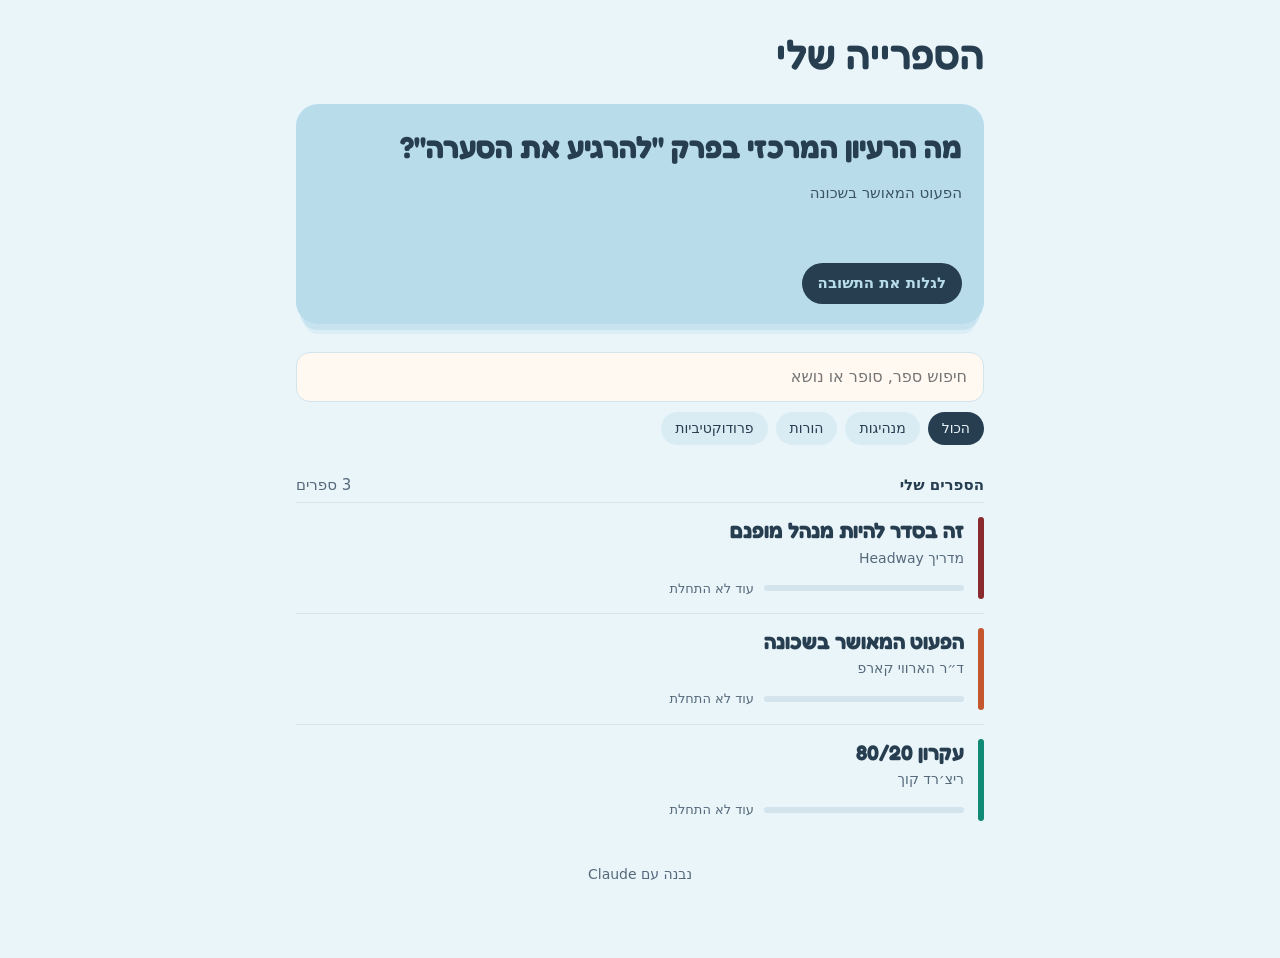
<file: index.html>
<!doctype html>
<html lang="he" dir="rtl">
<head>
<meta charset="utf-8">
<meta name="viewport" content="width=device-width,initial-scale=1,viewport-fit=cover">
<title>הספרייה שלי</title>
<meta name="description" content="סיכומי ספרים בעברית">
<link rel="icon" href="favicon.svg" type="image/svg+xml">
<link rel="apple-touch-icon" href="apple-touch-icon.png">
<link rel="manifest" href="manifest.webmanifest">
<meta name="apple-mobile-web-app-title" content="הספרייה">
<meta name="theme-color" content="#EAF5FA">
<link rel="preconnect" href="https://fonts.googleapis.com">
<link rel="stylesheet" href="https://fonts.googleapis.com/css2?family=Fredoka:wght@500;600;700&family=Google+Sans:wght@400;500;700&display=swap">
<link rel="stylesheet" href="assets/theme.css">
<style>
/* Home: a daily flashcard on top (the one bold element), then a quiet list of books with how much of each book's steps were applied. */
.wrap{max-width:720px;margin:0 auto;padding-block:32px 72px;
  padding-left:max(16px,env(safe-area-inset-left,0px));padding-right:max(16px,env(safe-area-inset-right,0px));
  display:flex;flex-direction:column;gap:28px}
header{display:flex;justify-content:space-between;align-items:center;gap:12px;flex-wrap:wrap}
h1{font-family:var(--serif);font-weight:600;font-size:clamp(28px,6vw,40px);line-height:1.1;margin:0}
.streak{background:var(--surface);border-radius:999px;padding:4px 12px;font-size:14px;font-weight:700;color:var(--fg);font-variant-numeric:tabular-nums}
.streak[hidden]{display:none}

/* The one bold element: a flashcard. Front asks, tap flips, back answers. */
.daily{perspective:1400px}
.flip{display:grid;position:relative}
.face{grid-area:1/1;border-radius:22px;padding:24px 22px 20px;display:flex;flex-direction:column;gap:14px;min-height:220px;backface-visibility:hidden;-webkit-backface-visibility:hidden}
.front{background:var(--primary);color:var(--on-primary);box-shadow:0 10px 0 -4px color-mix(in srgb,var(--primary) 60%,transparent),0 18px 0 -8px color-mix(in srgb,var(--primary) 30%,transparent)}
.back{background:var(--surface);color:var(--fg);border-top:8px solid var(--highlight);transform:rotateY(180deg);box-shadow:0 10px 0 -4px var(--track),0 18px 0 -8px color-mix(in srgb,var(--track) 60%,transparent)}
.flip.on .front{transform:rotateY(-180deg)}
.flip.on .back{transform:rotateY(0)}
@media (prefers-reduced-motion:no-preference){.face{transition:transform .55s cubic-bezier(.2,.7,.2,1)}}
@media (prefers-reduced-motion:reduce){.flip.on .front{visibility:hidden}.flip:not(.on) .back{visibility:hidden}}
.serif{font-family:var(--serif)}
.front .q{margin:0;font-size:clamp(23px,5.4vw,30px);font-weight:700;line-height:1.3;text-wrap:balance}
.front .src{font-size:15px;opacity:.85}
.back .idea{margin:0;font-size:clamp(22px,5vw,28px);font-weight:500;line-height:1.4;text-wrap:pretty}
.back .src{font-size:14px;color:var(--muted)}
.act{display:flex;gap:8px;flex-wrap:wrap;align-items:center;margin-top:auto}
.act button,.act a{font:inherit;font-size:15px;font-weight:500;border:0;border-radius:999px;padding:8px 16px;cursor:pointer;text-decoration:none;color:inherit;background:var(--chip)}
.front .act button{background:var(--on-primary);color:var(--primary);font-weight:700}
.act .yes{background:var(--highlight);color:var(--on-highlight);font-weight:700}
.act a{background:none;color:var(--muted);margin-inline-start:auto;padding-inline:4px}
.act a:hover{color:var(--fg)}
.front :focus-visible{outline-color:var(--on-primary)}

.tools{display:flex;flex-direction:column;gap:10px}
.search{font:inherit;font-size:16px;padding:11px 16px;border-radius:14px;border:1px solid var(--line);background:var(--surface);color:var(--fg)}
.chips{display:flex;flex-wrap:wrap;gap:8px}
.chip{font:inherit;font-size:14px;font-weight:500;padding:5px 14px;border-radius:999px;border:0;background:var(--chip);color:var(--fg);cursor:pointer}
.chip[aria-pressed="true"]{background:var(--fg);color:var(--bg)}

.list-head{display:flex;justify-content:space-between;align-items:baseline;font-size:15px;color:var(--muted);padding-bottom:4px}
.list-head b{color:var(--fg);font-weight:700}
/* Quiet list: rows split by hairlines, each book marked by its spine color. */
.row{display:grid;grid-template-columns:6px minmax(0,1fr);gap:2px 14px;padding:14px 0;border-top:1px solid var(--line);text-decoration:none;color:inherit}
.row:hover h2{text-decoration:underline;text-decoration-color:var(--highlight);text-decoration-thickness:3px;text-underline-offset:5px}
.spine{grid-row:span 3;border-radius:3px}
.row h2{margin:0;font-family:var(--serif);font-size:21px;font-weight:700;line-height:1.3;text-wrap:balance}
.row .by{color:var(--muted);font-size:14px}
.row .prog{display:flex;align-items:center;gap:10px;font-size:13px;color:var(--muted);font-variant-numeric:tabular-nums;margin-top:6px}
.row .prog .bar{flex:1;max-width:200px}
.empty{color:var(--muted);text-align:center;padding:40px 0}
footer{color:var(--muted);font-size:14px;text-align:center}
</style>
</head>
<body>
<div class="wrap">
  <header>
    <h1>הספרייה שלי</h1>
    <span class="streak" id="streak" hidden></span>
  </header>

  <section class="daily" aria-label="כרטיס הזיכרון של היום">
    <div class="flip" id="flip">
      <div class="face front" id="front">
        <p class="q serif" id="d-q">...</p>
        <span class="src" id="d-book"></span>
        <div class="act"><button type="button" id="d-flip">לגלות את התשובה</button></div>
      </div>
      <div class="face back" id="back" aria-live="polite">
        <p class="idea serif" id="d-text"></p>
        <span class="src" id="d-book2"></span>
        <div class="act">
          <button type="button" class="yes" id="d-done">זכרתי</button>
          <button type="button" id="d-next">עוד לא</button>
          <a id="d-link" href="#">לפרק המלא</a>
        </div>
      </div>
    </div>
  </section>

  <div class="tools">
    <input class="search" id="q" type="search" placeholder="חיפוש ספר, סופר או נושא" aria-label="חיפוש">
    <div class="chips" id="chips" role="group" aria-label="סינון לפי נושא"></div>
  </div>

  <div>
    <div class="list-head"><b>הספרים שלי</b><span id="count"></span></div>
    <div id="grid"></div>
  </div>
  <footer>נבנה עם Claude</footer>
</div>

<script src="books.js"></script>
<script>
(function(){
  var books = window.BOOKS || [];
  var store = {
    get: function(k){ try { return JSON.parse(localStorage.getItem(k)); } catch(e){ return null; } },
    set: function(k, v){ try { localStorage.setItem(k, JSON.stringify(v)); } catch(e){} }
  };
  function esc(s){ return String(s || '').replace(/[&<>"]/g, function(ch){ return {'&':'&amp;','<':'&lt;','>':'&gt;','"':'&quot;'}[ch]; }); }
  var today = Math.floor((Date.now() - new Date().getTimezoneOffset() * 60000) / 864e5);

  // ---------- Streak: consecutive days this browser opened the library ----------
  var st = store.get('lib:streak') || { last: 0, n: 0 };
  if (st.last !== today){ st.n = st.last === today - 1 ? st.n + 1 : 1; st.last = today; store.set('lib:streak', st); }
  if (st.n >= 2){ var s = document.getElementById('streak'); s.textContent = st.n + ' ימים ברצף'; s.hidden = false; }

  // ---------- Daily flashcard: questions come from the chapters of one book page at a time ----------
  var cache = {}, remembered = store.get('lib:remembered') || {};
  var bi = books.length ? today % books.length : 0, ii = today, tries = 0;
  var flip = document.getElementById('flip'), front = document.getElementById('front'), back = document.getElementById('back');
  var dQ = document.getElementById('d-q'), dText = document.getElementById('d-text'), dLink = document.getElementById('d-link');
  var dBook = document.getElementById('d-book'), dBook2 = document.getElementById('d-book2');

  function ideasOf(b){
    if (cache[b.slug]) return Promise.resolve(cache[b.slug]);
    return fetch('books/' + b.slug + '.html').then(function(r){ return r.text(); }).then(function(html){
      var doc = new DOMParser().parseFromString(html, 'text/html'), list = [];
      Array.prototype.forEach.call(doc.querySelectorAll('.wrap section'), function(sec, si){
        var h = sec.querySelector('h2'), t = h ? h.textContent.replace(/^\s*\d+\s*/, '').trim() : '';
        Array.prototype.forEach.call(sec.querySelectorAll('.key'), function(k){ list.push({ text: k.textContent.trim(), chapter: t, id: sec.id || 's' + (si + 1) }); });
      });
      return cache[b.slug] = list.length ? list : [{ text: b.blurb, chapter: '', id: '' }];
    }).catch(function(){ return cache[b.slug] = [{ text: b.blurb, chapter: '', id: '' }]; });
  }
  function setFlipped(on){
    flip.classList.toggle('on', on);
    front.inert = on; back.inert = !on;
    if (on) document.getElementById('d-done').focus({ preventScroll: true });
  }
  function show(){
    if (!books.length){ dQ.textContent = 'כשיתווסף ספר ראשון, יופיע כאן כרטיס.'; document.getElementById('d-flip').hidden = true; return; }
    var b = books[bi];
    ideasOf(b).then(function(list){
      var i = ii % list.length, it = list[i];
      // Skip ideas already marked "remembered", unless everything is remembered.
      if (remembered[b.slug + ':' + i] && tries < 40){ tries++; next(); return; }
      tries = 0;
      dQ.textContent = it.chapter ? 'מה הרעיון המרכזי בפרק "' + it.chapter + '"?' : 'במה עוסק הספר?';
      dBook.textContent = dBook2.textContent = b.title;
      dText.textContent = it.text;
      dLink.href = 'books/' + b.slug + '.html' + (it.id ? '#' + it.id : '');
      dText.dataset.k = b.slug + ':' + i;
    });
  }
  function next(){ bi = (bi + 1) % books.length; if (bi === today % books.length) ii++; show(); }
  function advance(){ setFlipped(false); tries = 0; setTimeout(next, matchMedia('(prefers-reduced-motion:reduce)').matches ? 0 : 280); }
  document.getElementById('d-flip').onclick = function(){ setFlipped(true); };
  document.getElementById('d-next').onclick = advance;
  document.getElementById('d-done').onclick = function(){
    if (dText.dataset.k){ remembered[dText.dataset.k] = today; store.set('lib:remembered', remembered); }
    advance();
  };
  setFlipped(false);
  show();

  // ---------- Book list with search, topic filter and applied-steps progress ----------
  var grid = document.getElementById('grid'), q = document.getElementById('q'), chips = document.getElementById('chips'), count = document.getElementById('count');
  var active = 'הכול';
  var cats = ['הכול'].concat(books.map(function(b){ return b.category; }).filter(function(c, i, a){ return c && a.indexOf(c) === i; }));
  cats.forEach(function(c){
    var btn = document.createElement('button');
    btn.className = 'chip'; btn.type = 'button'; btn.textContent = c;
    btn.onclick = function(){ active = c; render(); };
    chips.appendChild(btn);
  });

  function render(){
    var term = q.value.trim().toLowerCase();
    Array.prototype.forEach.call(chips.children, function(b){ b.setAttribute('aria-pressed', b.textContent === active); });
    var list = books.filter(function(b){
      if (active !== 'הכול' && b.category !== active) return false;
      if (!term) return true;
      return [b.title, b.original, b.author, b.category, b.blurb].join(' ').toLowerCase().indexOf(term) !== -1;
    });
    count.textContent = list.length === 1 ? 'ספר אחד' : list.length + ' ספרים';
    grid.innerHTML = list.length ? list.map(function(b){
      var p = store.get('lib:progress:' + b.slug);
      var pct = p && p.total ? Math.round(100 * p.done / p.total) : 0;
      var label = p && p.total ? (p.done === p.total ? 'הכול יושם' : p.done + ' מתוך ' + p.total + ' צעדים') : 'עוד לא התחלת';
      return '<a class="row" href="books/' + esc(b.slug) + '.html">' +
        '<span class="spine" style="background:' + esc(b.color) + '" aria-hidden="true"></span>' +
        '<h2>' + esc(b.title) + '</h2>' +
        '<span class="by">' + esc(b.author) + '</span>' +
        '<span class="prog"><span class="bar"><i style="width:' + pct + '%"></i></span>' + label + '</span>' +
        '</a>';
    }).join('') : '<div class="empty">לא נמצאו ספרים</div>';
  }
  q.addEventListener('input', render);
  render();
})();
</script>
</body>
</html>
</file>
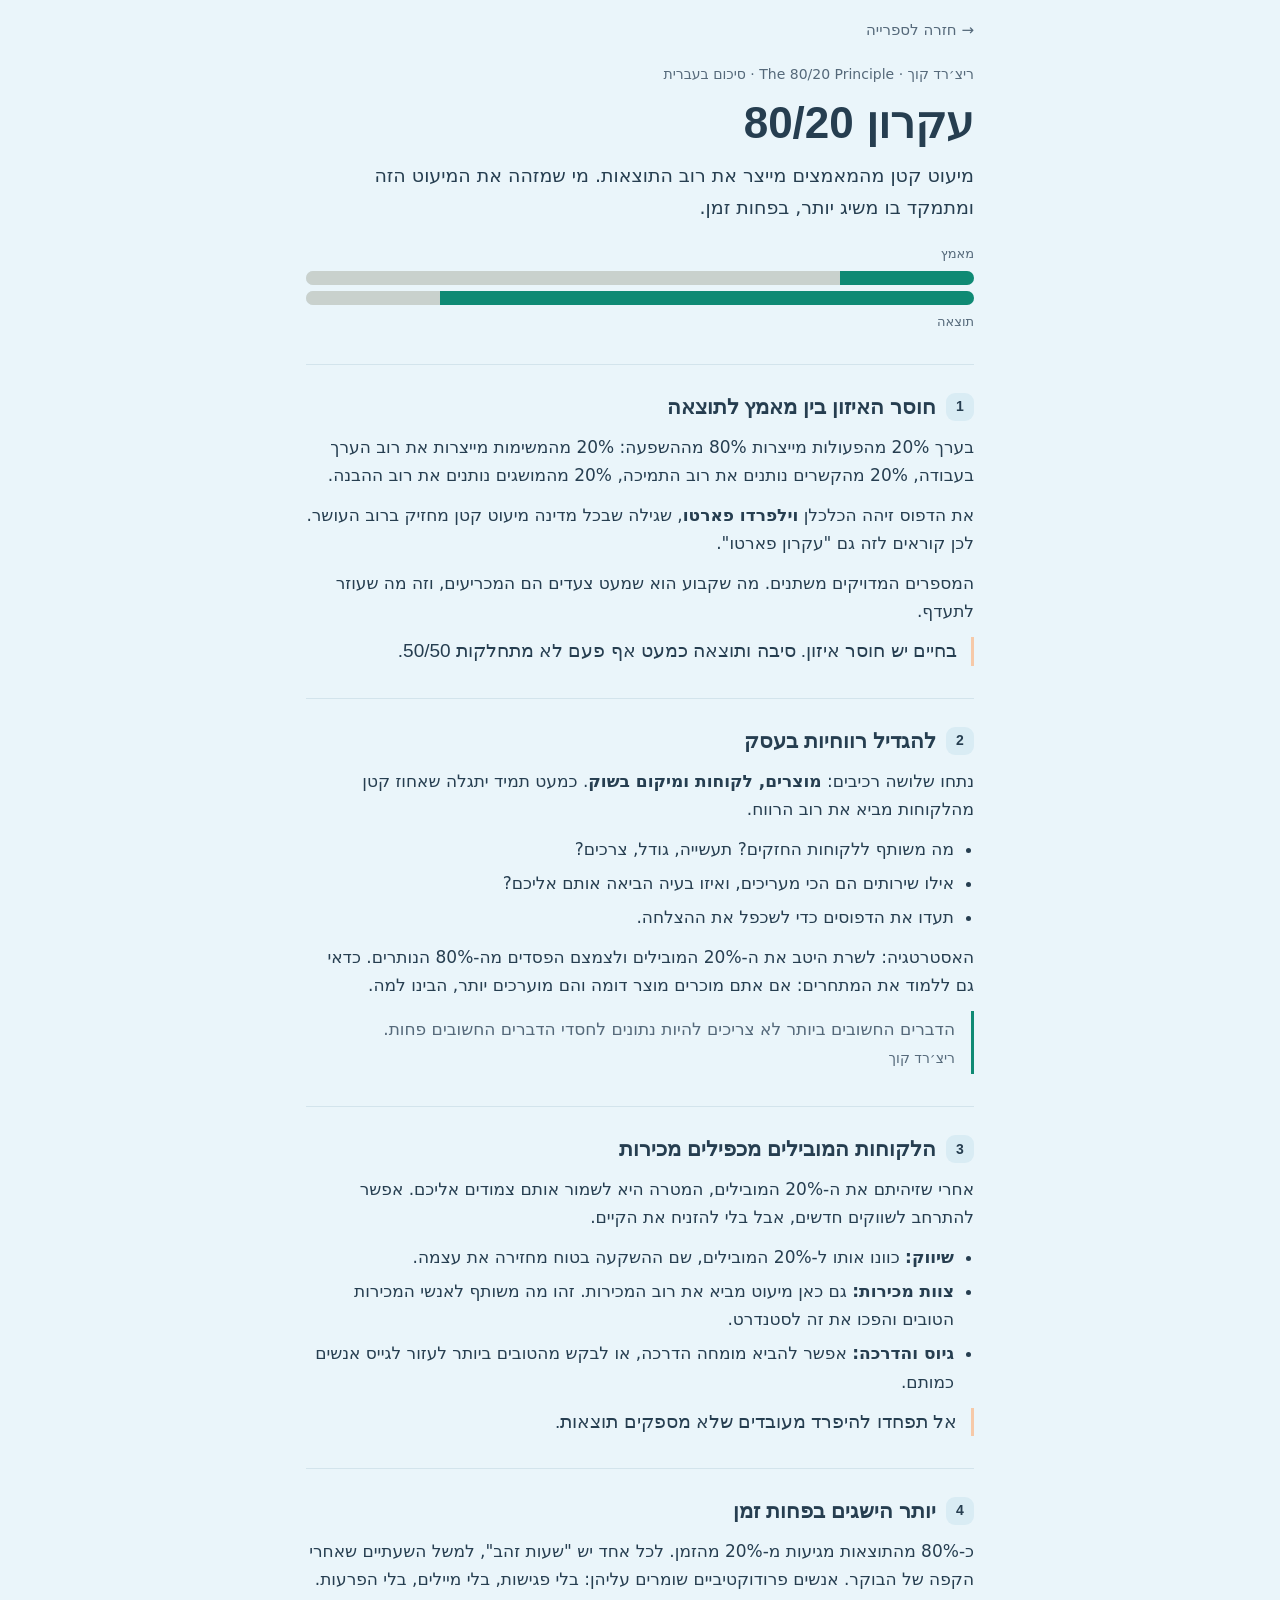
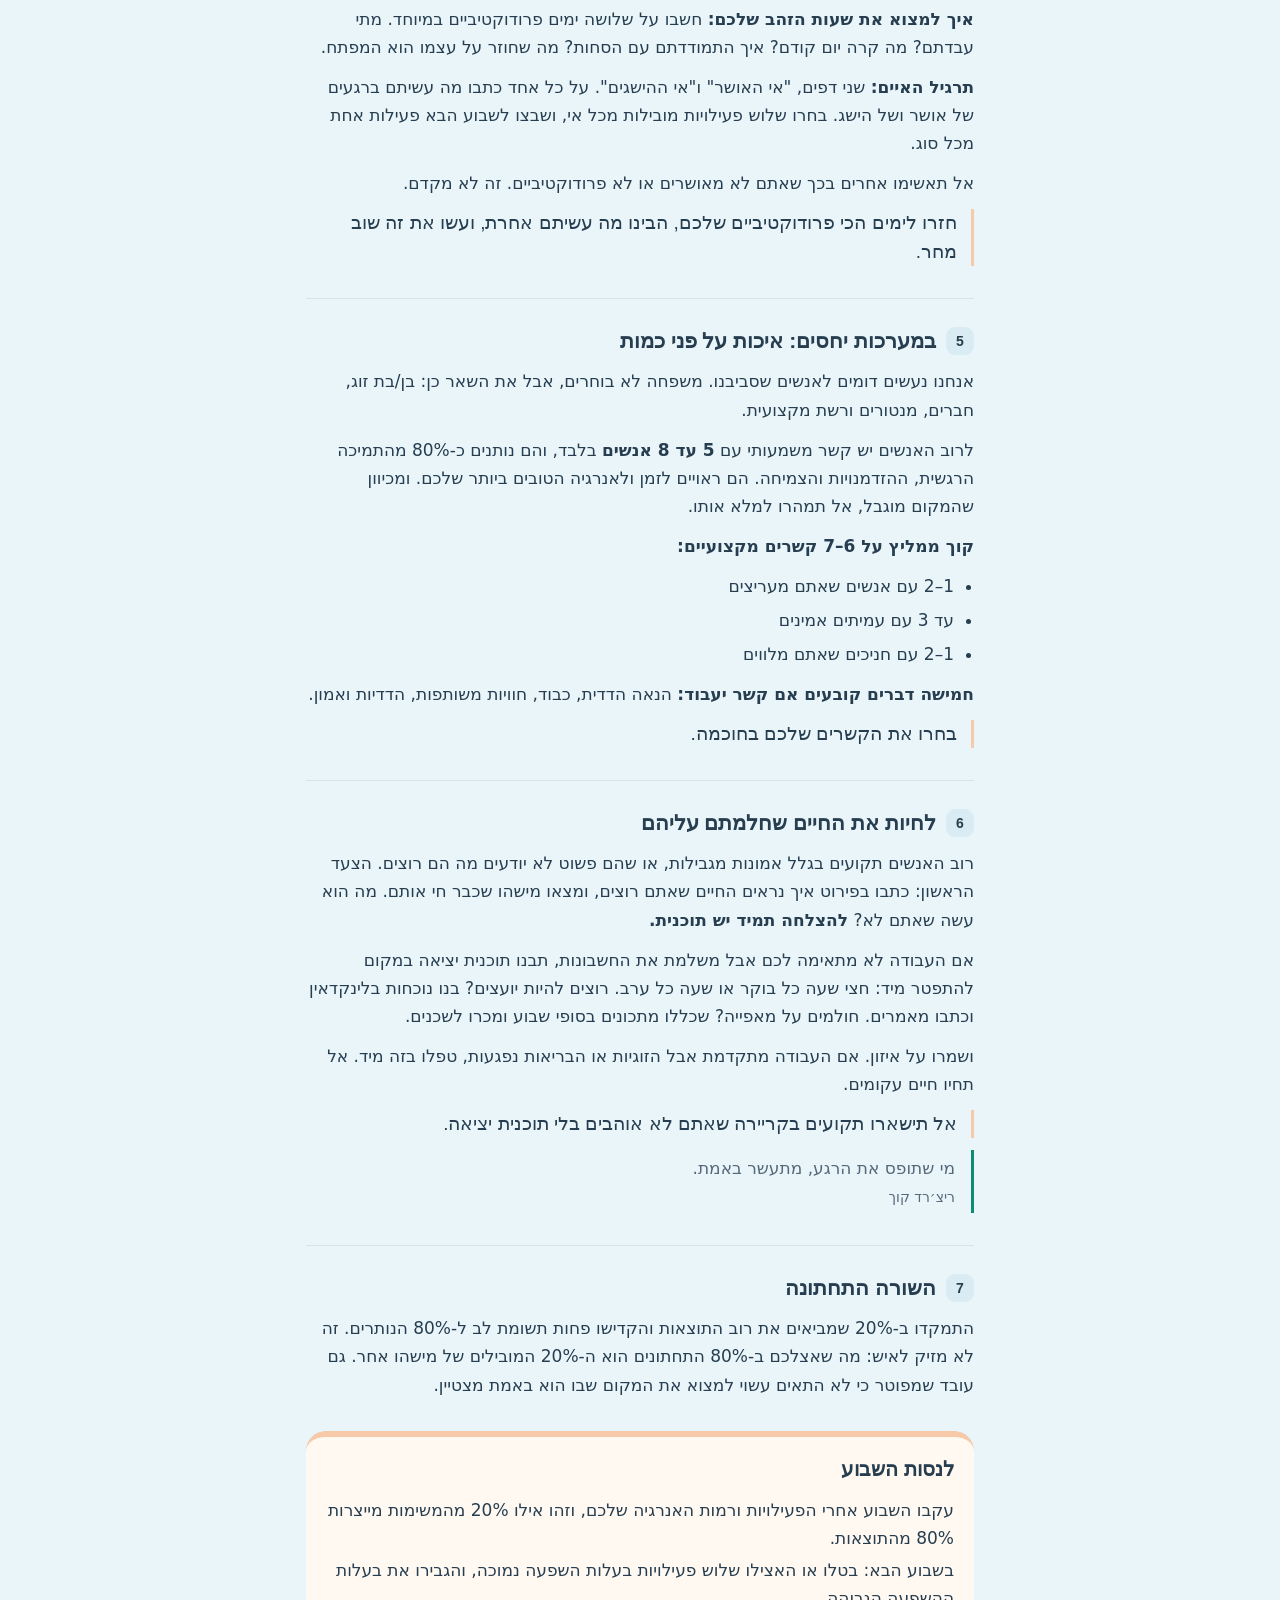
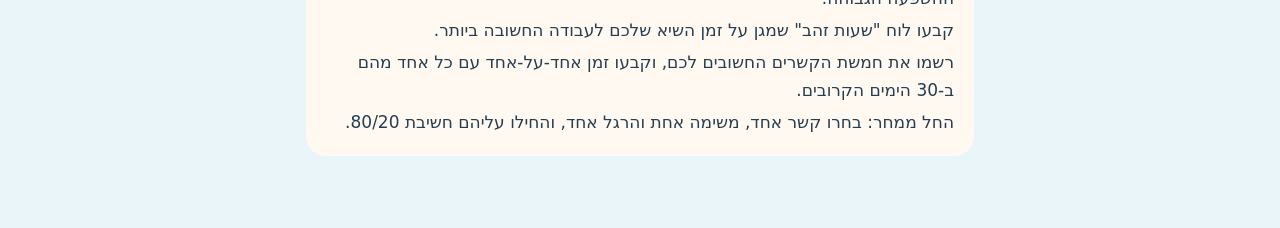
<file: 80-20-principle.html>
<!doctype html>
<html lang="he" dir="rtl">
<head>
<meta charset="utf-8">
<meta name="viewport" content="width=device-width,initial-scale=1,viewport-fit=cover">
<title>עקרון 80/20 · הספרייה שלי</title>
<link rel="preconnect" href="https://fonts.googleapis.com">
<link rel="stylesheet" href="https://fonts.googleapis.com/css2?family=Rubik:wght@500;700;800&family=Assistant:wght@400;600;700&display=swap">
<link rel="stylesheet" href="../assets/book.css">
<style>
:root{--accent:#0f8a74;--accent-soft:#e1f2ee;--minor:#c9d1cd}
@media (prefers-color-scheme:dark){:root:not([data-theme="light"]){--accent:#3fc4a8;--accent-soft:#1d3530;--minor:#3a4440}}
:root[data-theme="dark"]{--accent:#3fc4a8;--accent-soft:#1d3530;--minor:#3a4440}
.split{display:flex;flex-direction:column;gap:6px;margin-top:8px}
.bar{display:flex;height:14px;border-radius:7px;overflow:hidden}
.bar .a{flex:20;background:var(--accent)} .bar .b{flex:80;background:var(--minor)}
.bar2 .a{flex:80;background:var(--accent)} .bar2 .b{flex:20;background:var(--minor)}
.split .lbl{display:flex;justify-content:space-between;font-size:13px;color:var(--muted)}
</style>
</head>
<body>
<nav class="topnav"><a href="../">→ חזרה לספרייה</a></nav>
<div class="wrap">
  <header>
    <div class="meta">ריצ׳רד קוך · The 80/20 Principle · סיכום בעברית</div>
    <h1>עקרון 80/20</h1>
    <p class="lead">מיעוט קטן מהמאמצים מייצר את רוב התוצאות. מי שמזהה את המיעוט הזה ומתמקד בו משיג יותר, בפחות זמן.</p>
    <div class="split" aria-label="20 אחוז מהמאמץ מייצרים 80 אחוז מהתוצאות">
      <div class="lbl"><span>מאמץ</span><span></span></div>
      <div class="bar"><span class="a"></span><span class="b"></span></div>
      <div class="bar bar2"><span class="a"></span><span class="b"></span></div>
      <div class="lbl"><span>תוצאה</span><span></span></div>
    </div>
  </header>

  <section>
    <h2><span class="n">1</span>חוסר האיזון בין מאמץ לתוצאה</h2>
    <p>בערך 20% מהפעולות מייצרות 80% מההשפעה: 20% מהמשימות מייצרות את רוב הערך בעבודה, 20% מהקשרים נותנים את רוב התמיכה, 20% מהמושגים נותנים את רוב ההבנה.</p>
    <p>את הדפוס זיהה הכלכלן <strong>וילפרדו פארטו</strong>, שגילה שבכל מדינה מיעוט קטן מחזיק ברוב העושר. לכן קוראים לזה גם "עקרון פארטו".</p>
    <p>המספרים המדויקים משתנים. מה שקבוע הוא שמעט צעדים הם המכריעים, וזה מה שעוזר לתעדף.</p>
    <p class="key">בחיים יש חוסר איזון. סיבה ותוצאה כמעט אף פעם לא מתחלקות 50/50.</p>
  </section>

  <section>
    <h2><span class="n">2</span>להגדיל רווחיות בעסק</h2>
    <p>נתחו שלושה רכיבים: <strong>מוצרים, לקוחות ומיקום בשוק</strong>. כמעט תמיד יתגלה שאחוז קטן מהלקוחות מביא את רוב הרווח.</p>
    <ul>
      <li>מה משותף ללקוחות החזקים? תעשייה, גודל, צרכים?</li>
      <li>אילו שירותים הם הכי מעריכים, ואיזו בעיה הביאה אותם אליכם?</li>
      <li>תעדו את הדפוסים כדי לשכפל את ההצלחה.</li>
    </ul>
    <p>האסטרטגיה: לשרת היטב את ה-20% המובילים ולצמצם הפסדים מה-80% הנותרים. כדאי גם ללמוד את המתחרים: אם אתם מוכרים מוצר דומה והם מוערכים יותר, הבינו למה.</p>
    <blockquote>הדברים החשובים ביותר לא צריכים להיות נתונים לחסדי הדברים החשובים פחות.<cite>ריצ׳רד קוך</cite></blockquote>
  </section>

  <section>
    <h2><span class="n">3</span>הלקוחות המובילים מכפילים מכירות</h2>
    <p>אחרי שזיהיתם את ה-20% המובילים, המטרה היא לשמור אותם צמודים אליכם. אפשר להתרחב לשווקים חדשים, אבל בלי להזניח את הקיים.</p>
    <ul>
      <li><strong>שיווק:</strong> כוונו אותו ל-20% המובילים, שם ההשקעה בטוח מחזירה את עצמה.</li>
      <li><strong>צוות מכירות:</strong> גם כאן מיעוט מביא את רוב המכירות. זהו מה משותף לאנשי המכירות הטובים והפכו את זה לסטנדרט.</li>
      <li><strong>גיוס והדרכה:</strong> אפשר להביא מומחה הדרכה, או לבקש מהטובים ביותר לעזור לגייס אנשים כמותם.</li>
    </ul>
    <p class="key">אל תפחדו להיפרד מעובדים שלא מספקים תוצאות.</p>
  </section>

  <section>
    <h2><span class="n">4</span>יותר הישגים בפחות זמן</h2>
    <p>כ-80% מהתוצאות מגיעות מ-20% מהזמן. לכל אחד יש "שעות זהב", למשל השעתיים שאחרי הקפה של הבוקר. אנשים פרודוקטיביים שומרים עליהן: בלי פגישות, בלי מיילים, בלי הפרעות.</p>
    <p><strong>איך למצוא את שעות הזהב שלכם:</strong> חשבו על שלושה ימים פרודוקטיביים במיוחד. מתי עבדתם? מה קרה יום קודם? איך התמודדתם עם הסחות? מה שחוזר על עצמו הוא המפתח.</p>
    <p><strong>תרגיל האיים:</strong> שני דפים, "אי האושר" ו"אי ההישגים". על כל אחד כתבו מה עשיתם ברגעים של אושר ושל הישג. בחרו שלוש פעילויות מובילות מכל אי, ושבצו לשבוע הבא פעילות אחת מכל סוג.</p>
    <p>אל תאשימו אחרים בכך שאתם לא מאושרים או לא פרודוקטיביים. זה לא מקדם.</p>
    <p class="key">חזרו לימים הכי פרודוקטיביים שלכם, הבינו מה עשיתם אחרת, ועשו את זה שוב מחר.</p>
  </section>

  <section>
    <h2><span class="n">5</span>במערכות יחסים: איכות על פני כמות</h2>
    <p>אנחנו נעשים דומים לאנשים שסביבנו. משפחה לא בוחרים, אבל את השאר כן: בן/בת זוג, חברים, מנטורים ורשת מקצועית.</p>
    <p>לרוב האנשים יש קשר משמעותי עם <strong>5 עד 8 אנשים</strong> בלבד, והם נותנים כ-80% מהתמיכה הרגשית, ההזדמנויות והצמיחה. הם ראויים לזמן ולאנרגיה הטובים ביותר שלכם. ומכיוון שהמקום מוגבל, אל תמהרו למלא אותו.</p>
    <p><strong>קוך ממליץ על 6–7 קשרים מקצועיים:</strong></p>
    <ul>
      <li>1–2 עם אנשים שאתם מעריצים</li>
      <li>עד 3 עם עמיתים אמינים</li>
      <li>1–2 עם חניכים שאתם מלווים</li>
    </ul>
    <p><strong>חמישה דברים קובעים אם קשר יעבוד:</strong> הנאה הדדית, כבוד, חוויות משותפות, הדדיות ואמון.</p>
    <p class="key">בחרו את הקשרים שלכם בחוכמה.</p>
  </section>

  <section>
    <h2><span class="n">6</span>לחיות את החיים שחלמתם עליהם</h2>
    <p>רוב האנשים תקועים בגלל אמונות מגבילות, או שהם פשוט לא יודעים מה הם רוצים. הצעד הראשון: כתבו בפירוט איך נראים החיים שאתם רוצים, ומצאו מישהו שכבר חי אותם. מה הוא עשה שאתם לא? <strong>להצלחה תמיד יש תוכנית.</strong></p>
    <p>אם העבודה לא מתאימה לכם אבל משלמת את החשבונות, תבנו תוכנית יציאה במקום להתפטר מיד: חצי שעה כל בוקר או שעה כל ערב. רוצים להיות יועצים? בנו נוכחות בלינקדאין וכתבו מאמרים. חולמים על מאפייה? שכללו מתכונים בסופי שבוע ומכרו לשכנים.</p>
    <p>ושמרו על איזון. אם העבודה מתקדמת אבל הזוגיות או הבריאות נפגעות, טפלו בזה מיד. אל תחיו חיים עקומים.</p>
    <p class="key">אל תישארו תקועים בקריירה שאתם לא אוהבים בלי תוכנית יציאה.</p>
    <blockquote>מי שתופס את הרגע, מתעשר באמת.<cite>ריצ׳רד קוך</cite></blockquote>
  </section>

  <section>
    <h2><span class="n">7</span>השורה התחתונה</h2>
    <p>התמקדו ב-20% שמביאים את רוב התוצאות והקדישו פחות תשומת לב ל-80% הנותרים. זה לא מזיק לאיש: מה שאצלכם ב-80% התחתונים הוא ה-20% המובילים של מישהו אחר. גם עובד שמפוטר כי לא התאים עשוי למצוא את המקום שבו הוא באמת מצטיין.</p>
  </section>

  <div class="todo">
    <h2>לנסות השבוע</h2>
    <ul>
      <li>עקבו השבוע אחרי הפעילויות ורמות האנרגיה שלכם, וזהו אילו 20% מהמשימות מייצרות 80% מהתוצאות.</li>
      <li>בשבוע הבא: בטלו או האצילו שלוש פעילויות בעלות השפעה נמוכה, והגבירו את בעלות ההשפעה הגבוהה.</li>
      <li>קבעו לוח "שעות זהב" שמגן על זמן השיא שלכם לעבודה החשובה ביותר.</li>
      <li>רשמו את חמשת הקשרים החשובים לכם, וקבעו זמן אחד-על-אחד עם כל אחד מהם ב-30 הימים הקרובים.</li>
      <li>החל ממחר: בחרו קשר אחד, משימה אחת והרגל אחד, והחילו עליהם חשיבת 80/20.</li>
    </ul>
  </div>
</div>
</body>
</html>
</file>
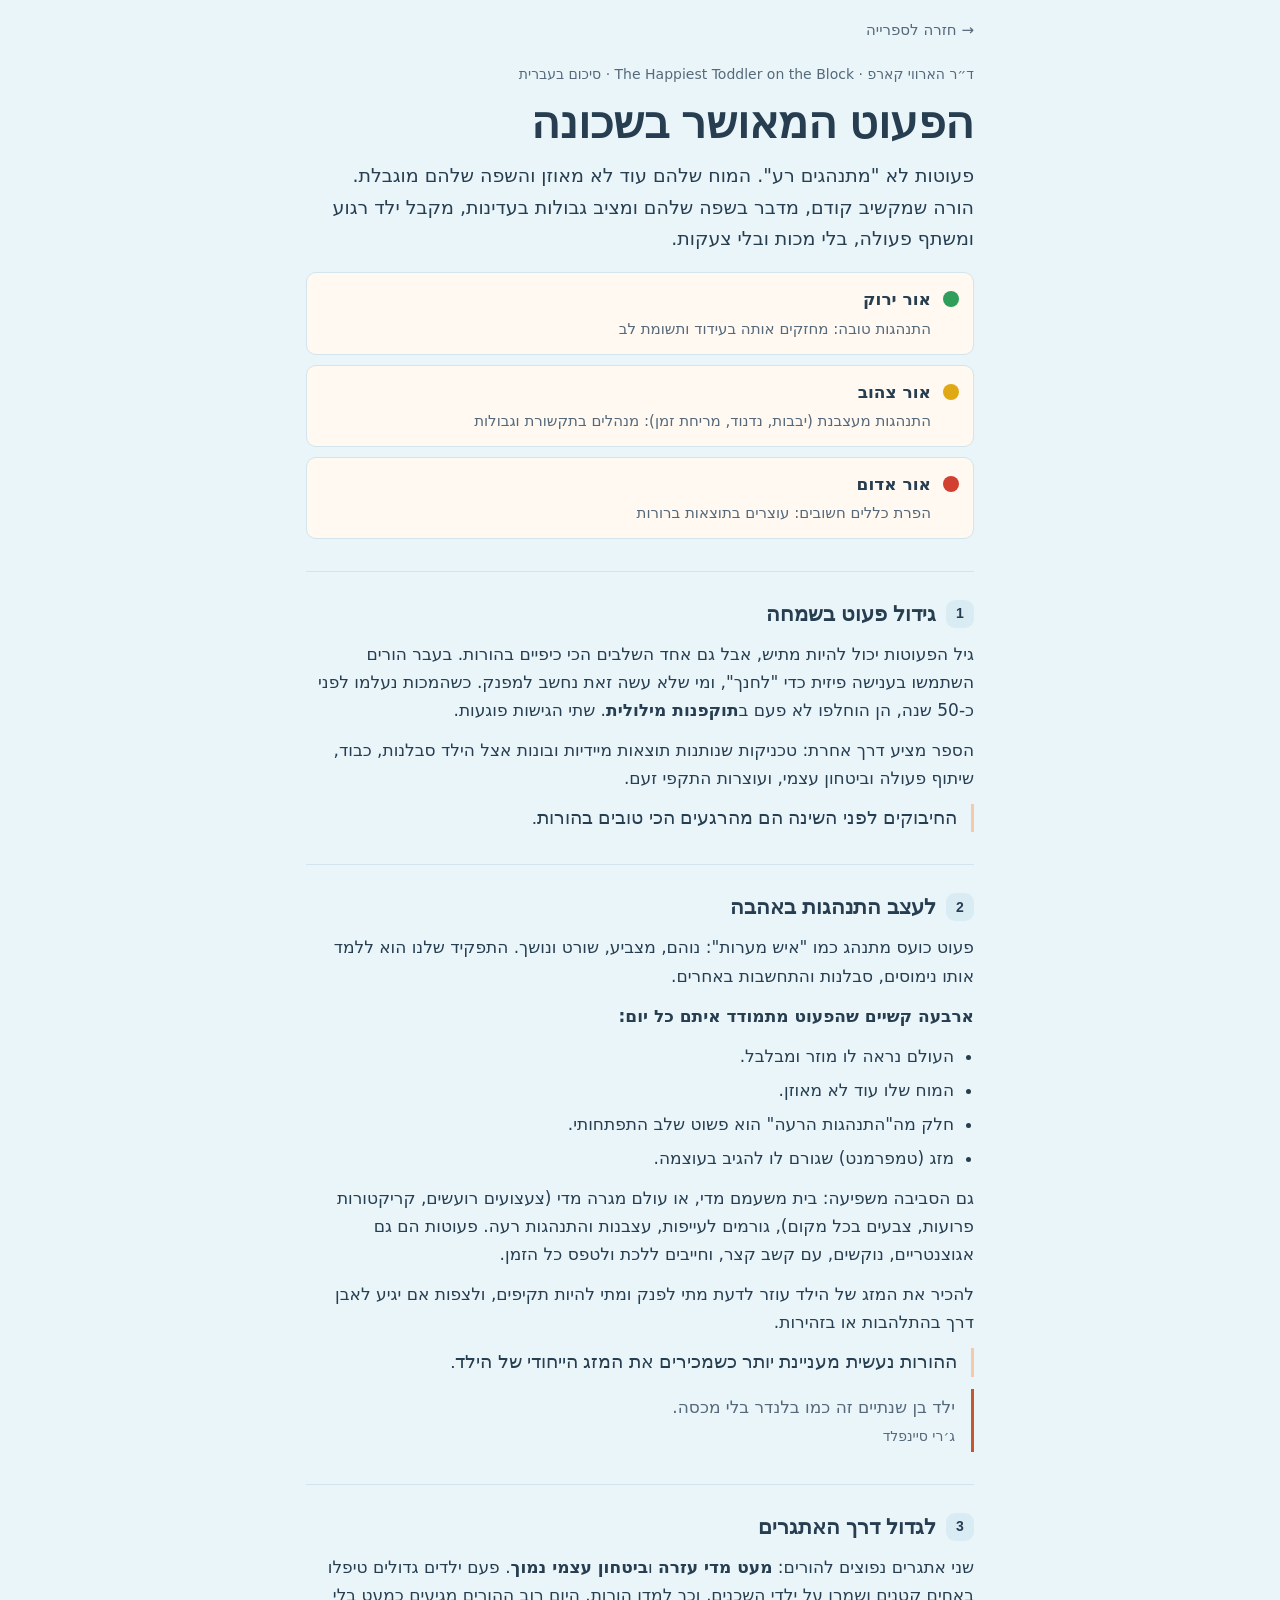
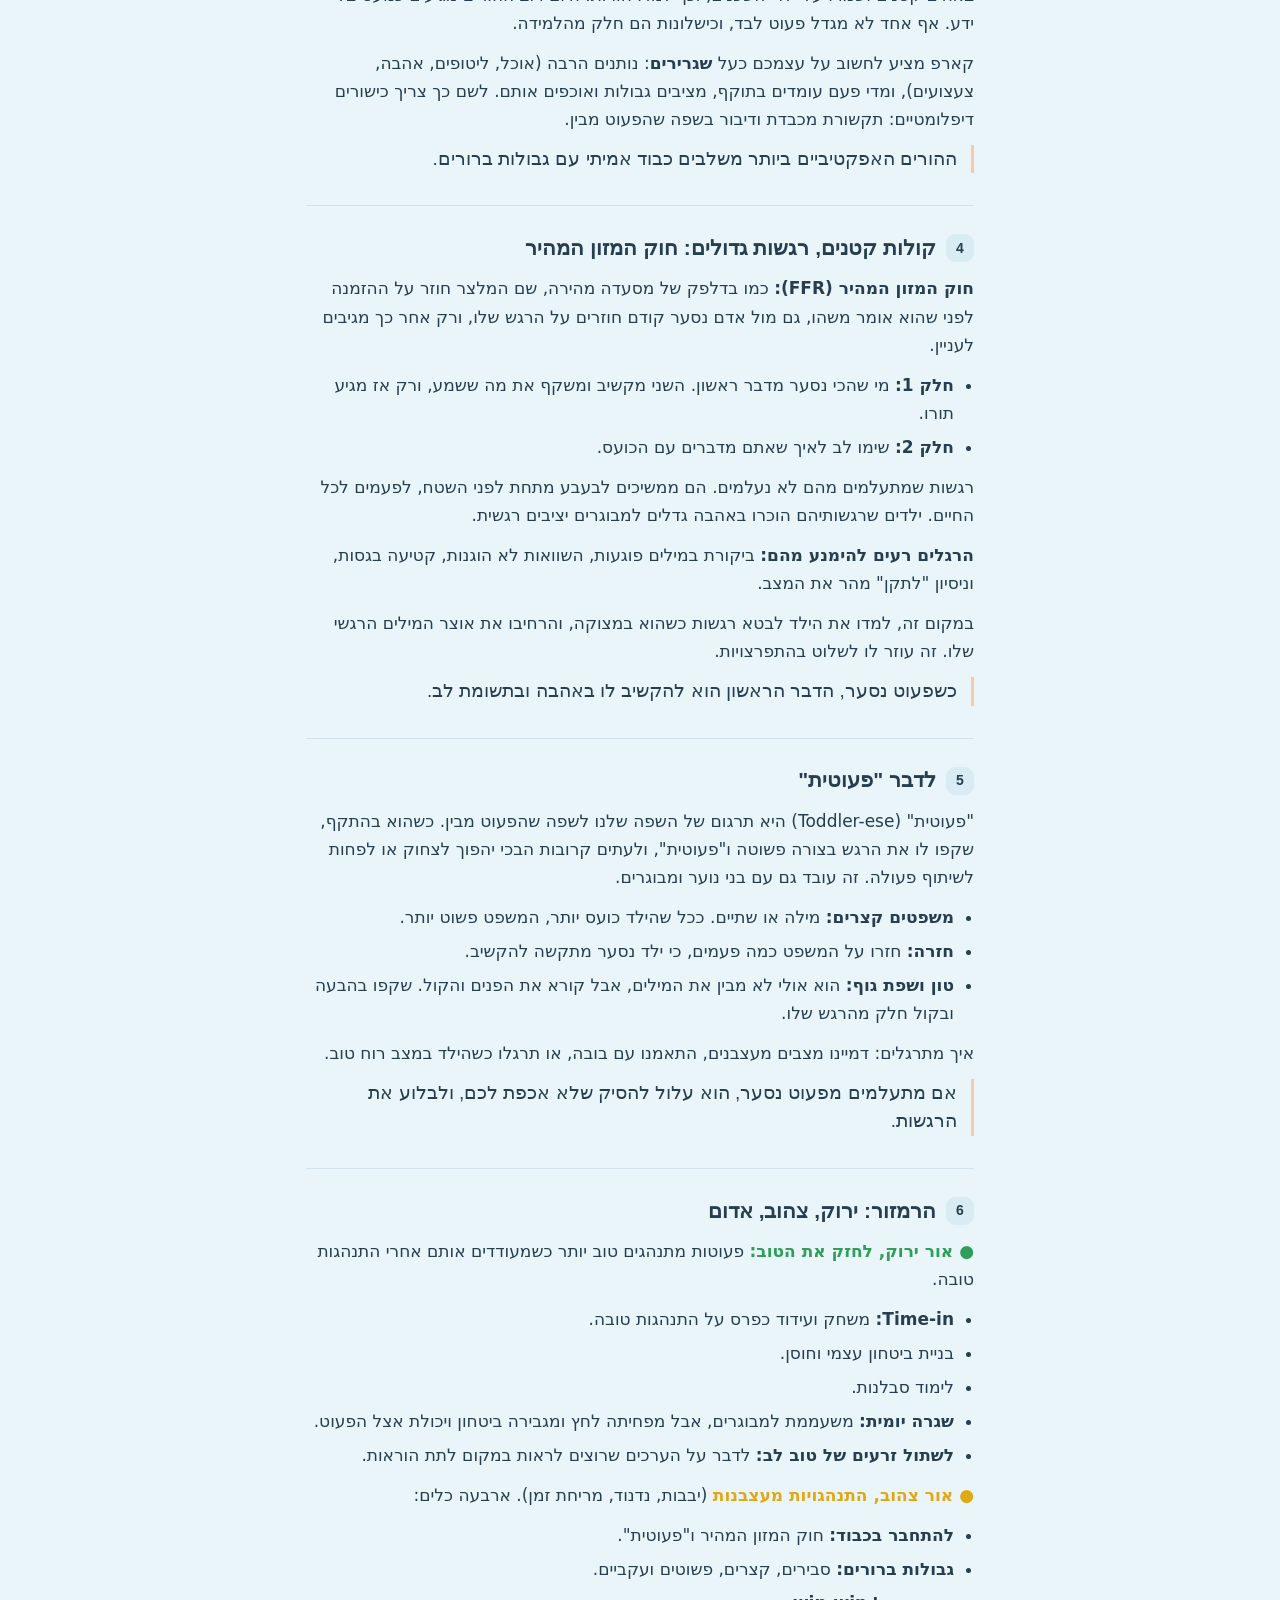
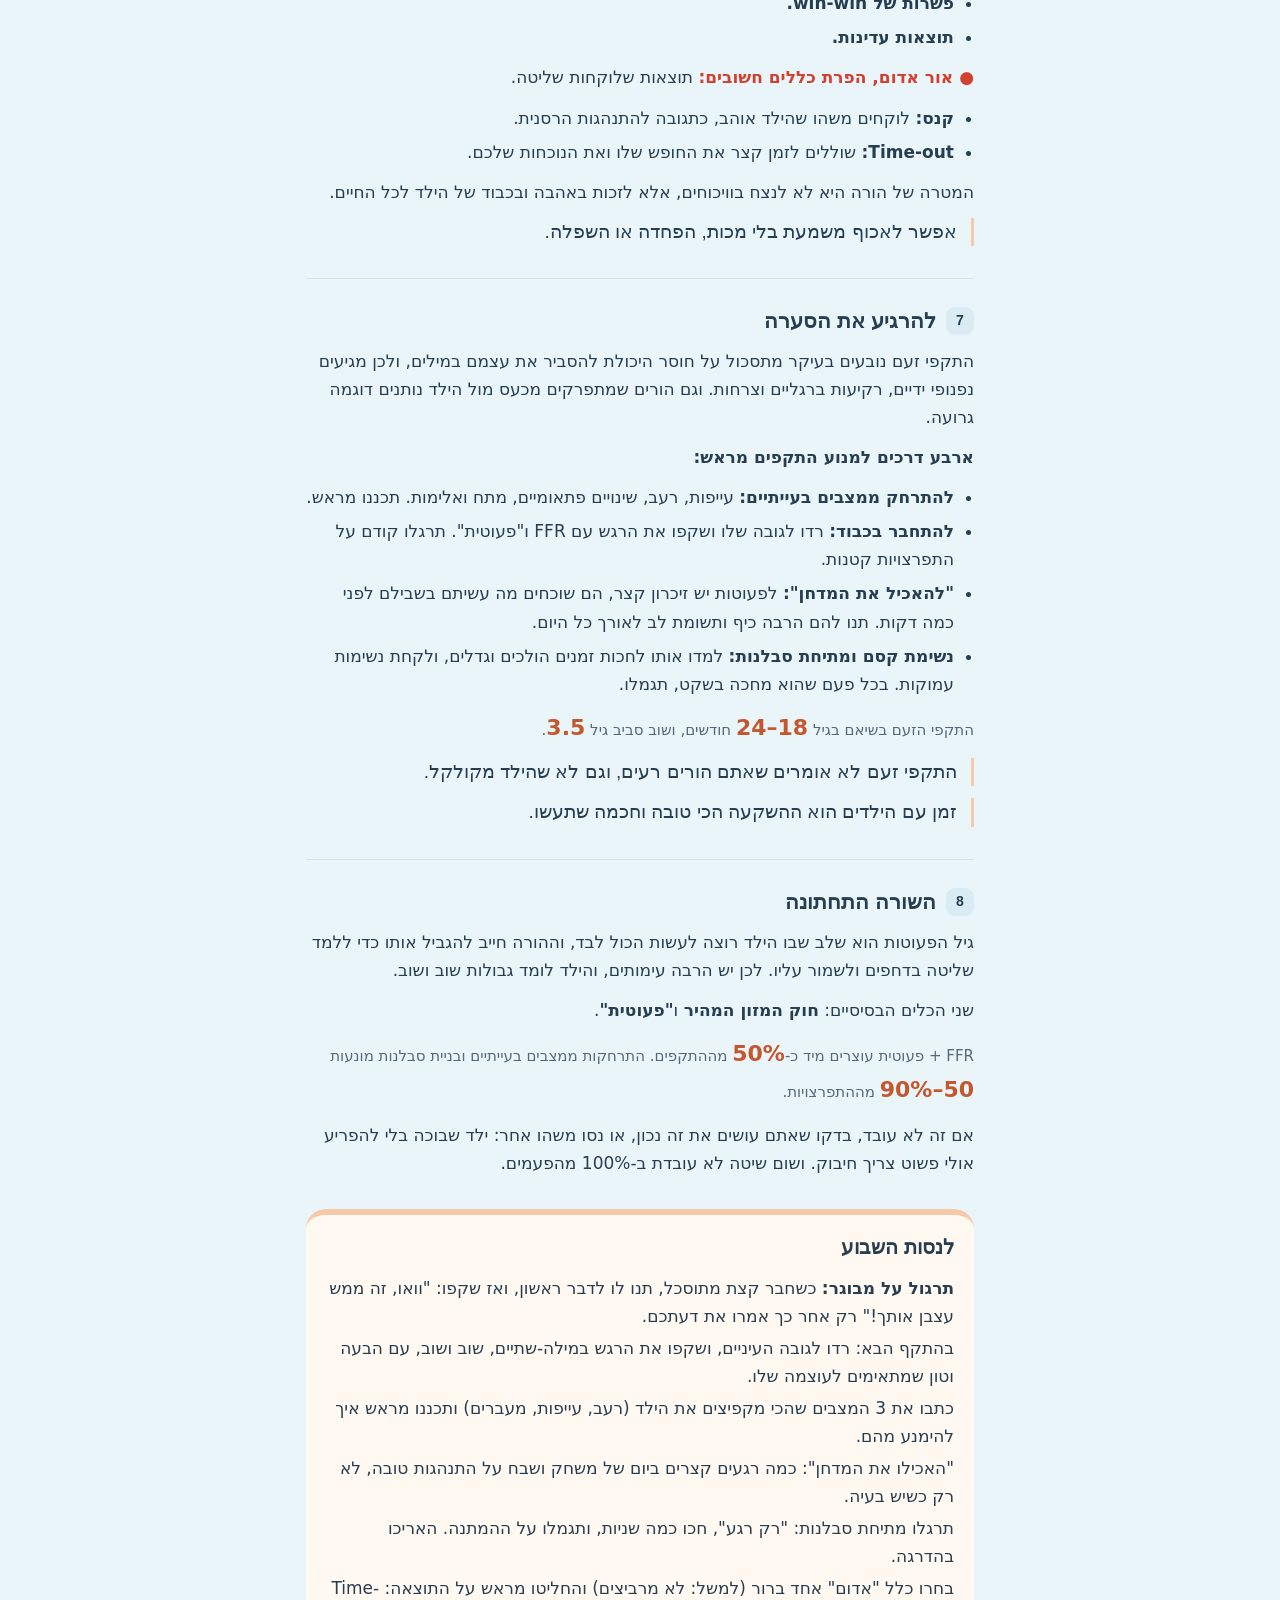
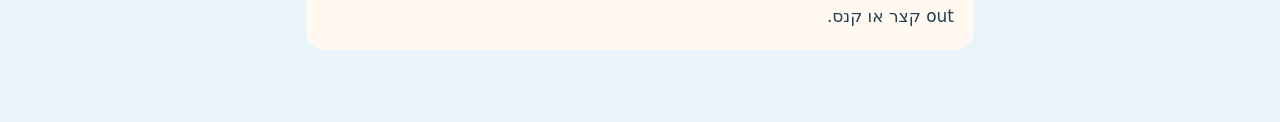
<file: happiest-toddler.html>
<!doctype html>
<html lang="he" dir="rtl">
<head>
<meta charset="utf-8">
<meta name="viewport" content="width=device-width,initial-scale=1,viewport-fit=cover">
<title>הפעוט המאושר בשכונה · הספרייה שלי</title>
<link rel="preconnect" href="https://fonts.googleapis.com">
<link rel="stylesheet" href="https://fonts.googleapis.com/css2?family=Rubik:wght@500;700;800&family=Assistant:wght@400;600;700&display=swap">
<link rel="stylesheet" href="../assets/book.css">
<style>
:root{--accent:#c4572e;--accent-soft:#f8e9e2;--green:#2f9e5b;--yellow:#e0a815;--red:#d2402f}
@media (prefers-color-scheme:dark){:root:not([data-theme="light"]){--accent:#ec8a62;--accent-soft:#3a2820;--green:#4cc27e;--yellow:#efc04a;--red:#f06b5a}}
:root[data-theme="dark"]{--accent:#ec8a62;--accent-soft:#3a2820;--green:#4cc27e;--yellow:#efc04a;--red:#f06b5a}
.lights{display:flex;flex-direction:column;gap:10px;margin-top:6px}
.light{display:flex;gap:12px;align-items:flex-start;background:var(--surface);border:1px solid var(--line);border-radius:10px;padding:12px 14px}
.dot{flex:none;width:16px;height:16px;border-radius:50%;margin-top:6px}
.g .dot{background:var(--green)} .y .dot{background:var(--yellow)} .r .dot{background:var(--red)}
.light b{display:block}
.light span{color:var(--muted);font-size:15px}
.stat{font-family:var(--display);font-size:15px;color:var(--muted)}
.stat b{color:var(--accent);font-size:22px}
</style>
</head>
<body>
<nav class="topnav"><a href="../">→ חזרה לספרייה</a></nav>
<div class="wrap">
  <header>
    <div class="meta">ד״ר הארווי קארפ · The Happiest Toddler on the Block · סיכום בעברית</div>
    <h1>הפעוט המאושר בשכונה</h1>
    <p class="lead">פעוטות לא "מתנהגים רע". המוח שלהם עוד לא מאוזן והשפה שלהם מוגבלת. הורה שמקשיב קודם, מדבר בשפה שלהם ומציב גבולות בעדינות, מקבל ילד רגוע ומשתף פעולה, בלי מכות ובלי צעקות.</p>
    <div class="lights" aria-label="שיטת הרמזור">
      <div class="light g"><i class="dot"></i><div><b>אור ירוק</b><span>התנהגות טובה: מחזקים אותה בעידוד ותשומת לב</span></div></div>
      <div class="light y"><i class="dot"></i><div><b>אור צהוב</b><span>התנהגות מעצבנת (יבבות, נדנוד, מריחת זמן): מנהלים בתקשורת וגבולות</span></div></div>
      <div class="light r"><i class="dot"></i><div><b>אור אדום</b><span>הפרת כללים חשובים: עוצרים בתוצאות ברורות</span></div></div>
    </div>
  </header>

  <section>
    <h2><span class="n">1</span>גידול פעוט בשמחה</h2>
    <p>גיל הפעוטות יכול להיות מתיש, אבל גם אחד השלבים הכי כיפיים בהורות. בעבר הורים השתמשו בענישה פיזית כדי "לחנך", ומי שלא עשה זאת נחשב למפנק. כשהמכות נעלמו לפני כ-50 שנה, הן הוחלפו לא פעם ב<strong>תוקפנות מילולית</strong>. שתי הגישות פוגעות.</p>
    <p>הספר מציע דרך אחרת: טכניקות שנותנות תוצאות מיידיות ובונות אצל הילד סבלנות, כבוד, שיתוף פעולה וביטחון עצמי, ועוצרות התקפי זעם.</p>
    <p class="key">החיבוקים לפני השינה הם מהרגעים הכי טובים בהורות.</p>
  </section>

  <section>
    <h2><span class="n">2</span>לעצב התנהגות באהבה</h2>
    <p>פעוט כועס מתנהג כמו "איש מערות": נוהם, מצביע, שורט ונושך. התפקיד שלנו הוא ללמד אותו נימוסים, סבלנות והתחשבות באחרים.</p>
    <p><strong>ארבעה קשיים שהפעוט מתמודד איתם כל יום:</strong></p>
    <ul>
      <li>העולם נראה לו מוזר ומבלבל.</li>
      <li>המוח שלו עוד לא מאוזן.</li>
      <li>חלק מה"התנהגות הרעה" הוא פשוט שלב התפתחותי.</li>
      <li>מזג (טמפרמנט) שגורם לו להגיב בעוצמה.</li>
    </ul>
    <p>גם הסביבה משפיעה: בית משעמם מדי, או עולם מגרה מדי (צעצועים רועשים, קריקטורות פרועות, צבעים בכל מקום), גורמים לעייפות, עצבנות והתנהגות רעה. פעוטות הם גם אגוצנטריים, נוקשים, עם קשב קצר, וחייבים ללכת ולטפס כל הזמן.</p>
    <p>להכיר את המזג של הילד עוזר לדעת מתי לפנק ומתי להיות תקיפים, ולצפות אם יגיע לאבן דרך בהתלהבות או בזהירות.</p>
    <p class="key">ההורות נעשית מעניינת יותר כשמכירים את המזג הייחודי של הילד.</p>
    <blockquote>ילד בן שנתיים זה כמו בלנדר בלי מכסה.<cite>ג׳רי סיינפלד</cite></blockquote>
  </section>

  <section>
    <h2><span class="n">3</span>לגדול דרך האתגרים</h2>
    <p>שני אתגרים נפוצים להורים: <strong>מעט מדי עזרה</strong> ו<strong>ביטחון עצמי נמוך</strong>. פעם ילדים גדולים טיפלו באחים קטנים ושמרו על ילדי השכנים, וכך למדו הורות. היום רוב ההורים מגיעים כמעט בלי ידע. אף אחד לא מגדל פעוט לבד, וכישלונות הם חלק מהלמידה.</p>
    <p>קארפ מציע לחשוב על עצמכם כעל <strong>שגרירים</strong>: נותנים הרבה (אוכל, ליטופים, אהבה, צעצועים), ומדי פעם עומדים בתוקף, מציבים גבולות ואוכפים אותם. לשם כך צריך כישורים דיפלומטיים: תקשורת מכבדת ודיבור בשפה שהפעוט מבין.</p>
    <p class="key">ההורים האפקטיביים ביותר משלבים כבוד אמיתי עם גבולות ברורים.</p>
  </section>

  <section>
    <h2><span class="n">4</span>קולות קטנים, רגשות גדולים: חוק המזון המהיר</h2>
    <p><strong>חוק המזון המהיר (FFR):</strong> כמו בדלפק של מסעדה מהירה, שם המלצר חוזר על ההזמנה לפני שהוא אומר משהו, גם מול אדם נסער קודם חוזרים על הרגש שלו, ורק אחר כך מגיבים לעניין.</p>
    <ul>
      <li><strong>חלק 1:</strong> מי שהכי נסער מדבר ראשון. השני מקשיב ומשקף את מה ששמע, ורק אז מגיע תורו.</li>
      <li><strong>חלק 2:</strong> שימו לב לאיך שאתם מדברים עם הכועס.</li>
    </ul>
    <p>רגשות שמתעלמים מהם לא נעלמים. הם ממשיכים לבעבע מתחת לפני השטח, לפעמים לכל החיים. ילדים שרגשותיהם הוכרו באהבה גדלים למבוגרים יציבים רגשית.</p>
    <p><strong>הרגלים רעים להימנע מהם:</strong> ביקורת במילים פוגעות, השוואות לא הוגנות, קטיעה בגסות, וניסיון "לתקן" מהר את המצב.</p>
    <p>במקום זה, למדו את הילד לבטא רגשות כשהוא במצוקה, והרחיבו את אוצר המילים הרגשי שלו. זה עוזר לו לשלוט בהתפרצויות.</p>
    <p class="key">כשפעוט נסער, הדבר הראשון הוא להקשיב לו באהבה ובתשומת לב.</p>
  </section>

  <section>
    <h2><span class="n">5</span>לדבר "פעוטית"</h2>
    <p>"פעוטית" (Toddler-ese) היא תרגום של השפה שלנו לשפה שהפעוט מבין. כשהוא בהתקף, שקפו לו את הרגש בצורה פשוטה ו"פעוטית", ולעתים קרובות הבכי יהפוך לצחוק או לפחות לשיתוף פעולה. זה עובד גם עם בני נוער ומבוגרים.</p>
    <ul>
      <li><strong>משפטים קצרים:</strong> מילה או שתיים. ככל שהילד כועס יותר, המשפט פשוט יותר.</li>
      <li><strong>חזרה:</strong> חזרו על המשפט כמה פעמים, כי ילד נסער מתקשה להקשיב.</li>
      <li><strong>טון ושפת גוף:</strong> הוא אולי לא מבין את המילים, אבל קורא את הפנים והקול. שקפו בהבעה ובקול חלק מהרגש שלו.</li>
    </ul>
    <p>איך מתרגלים: דמיינו מצבים מעצבנים, התאמנו עם בובה, או תרגלו כשהילד במצב רוח טוב.</p>
    <p class="key">אם מתעלמים מפעוט נסער, הוא עלול להסיק שלא אכפת לכם, ולבלוע את הרגשות.</p>
  </section>

  <section>
    <h2><span class="n">6</span>הרמזור: ירוק, צהוב, אדום</h2>
    <p><strong style="color:var(--green)">● אור ירוק, לחזק את הטוב:</strong> פעוטות מתנהגים טוב יותר כשמעודדים אותם אחרי התנהגות טובה.</p>
    <ul>
      <li><strong>Time-in:</strong> משחק ועידוד כפרס על התנהגות טובה.</li>
      <li>בניית ביטחון עצמי וחוסן.</li>
      <li>לימוד סבלנות.</li>
      <li><strong>שגרה יומית:</strong> משעממת למבוגרים, אבל מפחיתה לחץ ומגבירה ביטחון ויכולת אצל הפעוט.</li>
      <li><strong>לשתול זרעים של טוב לב:</strong> לדבר על הערכים שרוצים לראות במקום לתת הוראות.</li>
    </ul>
    <p><strong style="color:var(--yellow)">● אור צהוב, התנהגויות מעצבנות</strong> (יבבות, נדנוד, מריחת זמן). ארבעה כלים:</p>
    <ul>
      <li><strong>להתחבר בכבוד:</strong> חוק המזון המהיר ו"פעוטית".</li>
      <li><strong>גבולות ברורים:</strong> סבירים, קצרים, פשוטים ועקביים.</li>
      <li><strong>פשרות של win-win.</strong></li>
      <li><strong>תוצאות עדינות.</strong></li>
    </ul>
    <p><strong style="color:var(--red)">● אור אדום, הפרת כללים חשובים:</strong> תוצאות שלוקחות שליטה.</p>
    <ul>
      <li><strong>קנס:</strong> לוקחים משהו שהילד אוהב, כתגובה להתנהגות הרסנית.</li>
      <li><strong>Time-out:</strong> שוללים לזמן קצר את החופש שלו ואת הנוכחות שלכם.</li>
    </ul>
    <p>המטרה של הורה היא לא לנצח בוויכוחים, אלא לזכות באהבה ובכבוד של הילד לכל החיים.</p>
    <p class="key">אפשר לאכוף משמעת בלי מכות, הפחדה או השפלה.</p>
  </section>

  <section>
    <h2><span class="n">7</span>להרגיע את הסערה</h2>
    <p>התקפי זעם נובעים בעיקר מתסכול על חוסר היכולת להסביר את עצמם במילים, ולכן מגיעים נפנופי ידיים, רקיעות ברגליים וצרחות. וגם הורים שמתפרקים מכעס מול הילד נותנים דוגמה גרועה.</p>
    <p><strong>ארבע דרכים למנוע התקפים מראש:</strong></p>
    <ul>
      <li><strong>להתרחק ממצבים בעייתיים:</strong> עייפות, רעב, שינויים פתאומיים, מתח ואלימות. תכננו מראש.</li>
      <li><strong>להתחבר בכבוד:</strong> רדו לגובה שלו ושקפו את הרגש עם FFR ו"פעוטית". תרגלו קודם על התפרצויות קטנות.</li>
      <li><strong>"להאכיל את המדחן":</strong> לפעוטות יש זיכרון קצר, הם שוכחים מה עשיתם בשבילם לפני כמה דקות. תנו להם הרבה כיף ותשומת לב לאורך כל היום.</li>
      <li><strong>נשימת קסם ומתיחת סבלנות:</strong> למדו אותו לחכות זמנים הולכים וגדלים, ולקחת נשימות עמוקות. בכל פעם שהוא מחכה בשקט, תגמלו.</li>
    </ul>
    <p class="stat">התקפי הזעם בשיאם בגיל <b>18–24</b> חודשים, ושוב סביב גיל <b>3.5</b>.</p>
    <p class="key">התקפי זעם לא אומרים שאתם הורים רעים, וגם לא שהילד מקולקל.</p>
    <p class="key">זמן עם הילדים הוא ההשקעה הכי טובה וחכמה שתעשו.</p>
  </section>

  <section>
    <h2><span class="n">8</span>השורה התחתונה</h2>
    <p>גיל הפעוטות הוא שלב שבו הילד רוצה לעשות הכול לבד, וההורה חייב להגביל אותו כדי ללמד שליטה בדחפים ולשמור עליו. לכן יש הרבה עימותים, והילד לומד גבולות שוב ושוב.</p>
    <p>שני הכלים הבסיסיים: <strong>חוק המזון המהיר</strong> ו<strong>"פעוטית"</strong>.</p>
    <p class="stat">FFR + פעוטית עוצרים מיד כ-<b>50%</b> מההתקפים. התרחקות ממצבים בעייתיים ובניית סבלנות מונעות <b>50–90%</b> מההתפרצויות.</p>
    <p>אם זה לא עובד, בדקו שאתם עושים את זה נכון, או נסו משהו אחר: ילד שבוכה בלי להפריע אולי פשוט צריך חיבוק. ושום שיטה לא עובדת ב-100% מהפעמים.</p>
  </section>

  <div class="todo">
    <h2>לנסות השבוע</h2>
    <ul>
      <li><strong>תרגול על מבוגר:</strong> כשחבר קצת מתוסכל, תנו לו לדבר ראשון, ואז שקפו: "וואו, זה ממש עצבן אותך!" רק אחר כך אמרו את דעתכם.</li>
      <li>בהתקף הבא: רדו לגובה העיניים, ושקפו את הרגש במילה-שתיים, שוב ושוב, עם הבעה וטון שמתאימים לעוצמה שלו.</li>
      <li>כתבו את 3 המצבים שהכי מקפיצים את הילד (רעב, עייפות, מעברים) ותכננו מראש איך להימנע מהם.</li>
      <li>"האכילו את המדחן": כמה רגעים קצרים ביום של משחק ושבח על התנהגות טובה, לא רק כשיש בעיה.</li>
      <li>תרגלו מתיחת סבלנות: "רק רגע", חכו כמה שניות, ותגמלו על ההמתנה. האריכו בהדרגה.</li>
      <li>בחרו כלל "אדום" אחד ברור (למשל: לא מרביצים) והחליטו מראש על התוצאה: Time-out קצר או קנס.</li>
    </ul>
  </div>
</div>
</body>
</html>
</file>
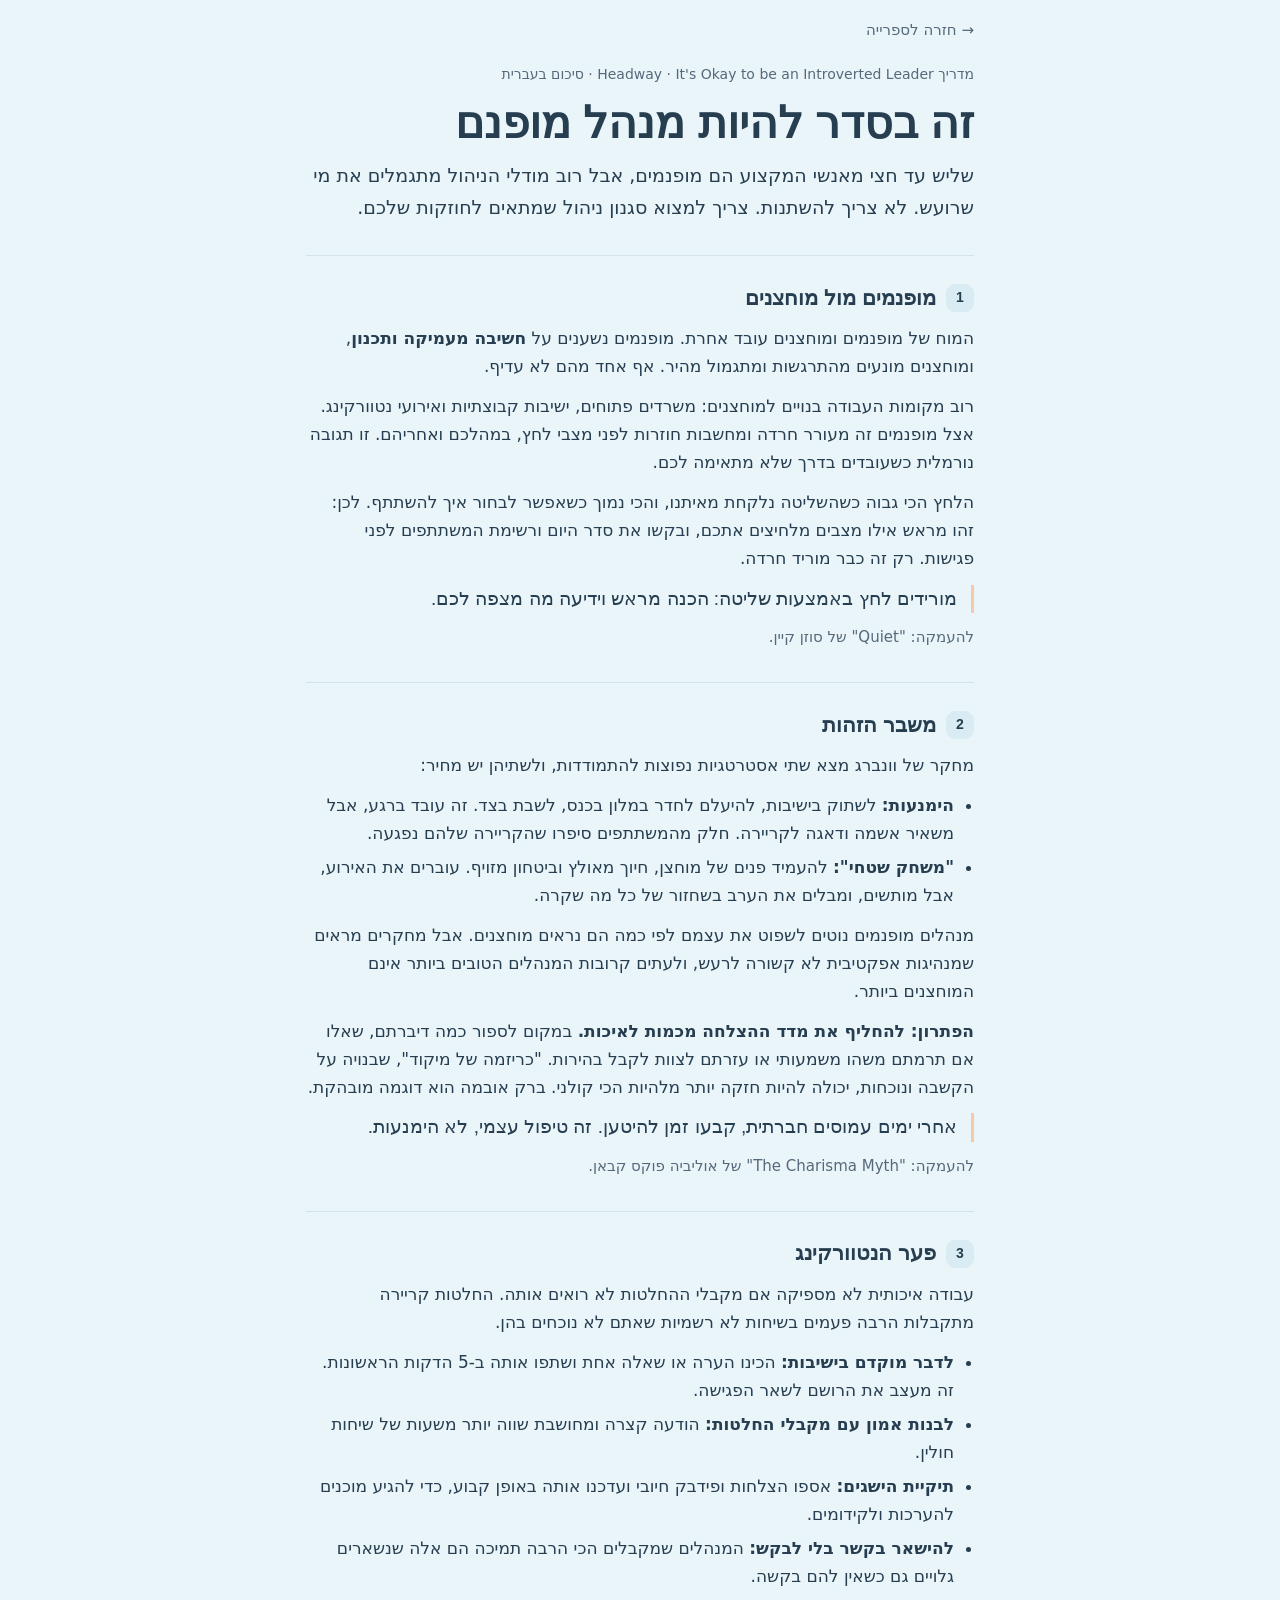
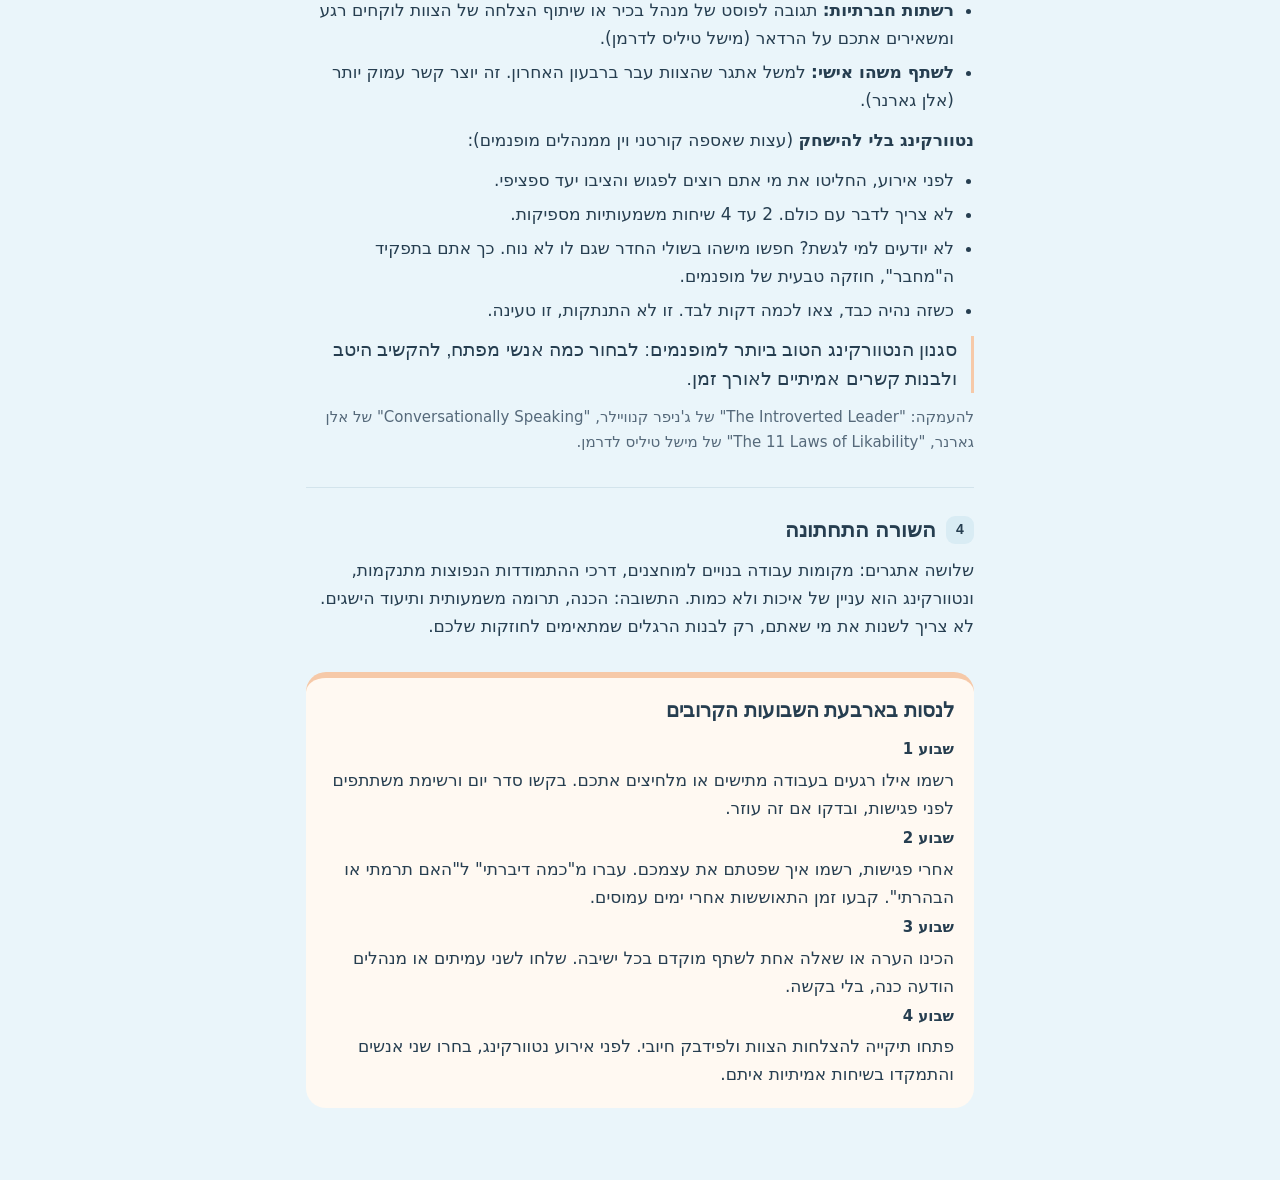
<file: introverted-leader.html>
<!doctype html>
<html lang="he" dir="rtl">
<head>
<meta charset="utf-8">
<meta name="viewport" content="width=device-width,initial-scale=1,viewport-fit=cover">
<title>מנהל מופנם · הספרייה שלי</title>
<link rel="preconnect" href="https://fonts.googleapis.com">
<link rel="stylesheet" href="https://fonts.googleapis.com/css2?family=Rubik:wght@500;700;800&family=Assistant:wght@400;600;700&display=swap">
<link rel="stylesheet" href="../assets/book.css">
<style>
:root{--accent:#8a2a2e;--accent-soft:#f6e6e6}
@media (prefers-color-scheme:dark){:root:not([data-theme="light"]){--accent:#e0868a;--accent-soft:#3a2224}}
:root[data-theme="dark"]{--accent:#e0868a;--accent-soft:#3a2224}
.weeks{display:grid;grid-template-columns:repeat(auto-fit,minmax(150px,1fr));gap:10px;list-style:none;padding:0;margin:0}
.weeks li{background:var(--bg);border:1px solid var(--line);border-radius:10px;padding:12px 14px;display:flex;flex-direction:column;gap:4px}
.weeks b{font-family:var(--display);color:var(--accent);font-size:15px}
.read{color:var(--muted);font-size:15px}
</style>
</head>
<body>
<nav class="topnav"><a href="../">→ חזרה לספרייה</a></nav>
<div class="wrap">
  <header>
    <div class="meta">מדריך Headway · It's Okay to be an Introverted Leader · סיכום בעברית</div>
    <h1>זה בסדר להיות מנהל מופנם</h1>
    <p class="lead">שליש עד חצי מאנשי המקצוע הם מופנמים, אבל רוב מודלי הניהול מתגמלים את מי שרועש. לא צריך להשתנות. צריך למצוא סגנון ניהול שמתאים לחוזקות שלכם.</p>
  </header>

  <section>
    <h2><span class="n">1</span>מופנמים מול מוחצנים</h2>
    <p>המוח של מופנמים ומוחצנים עובד אחרת. מופנמים נשענים על <strong>חשיבה מעמיקה ותכנון</strong>, ומוחצנים מונעים מהתרגשות ומתגמול מהיר. אף אחד מהם לא עדיף.</p>
    <p>רוב מקומות העבודה בנויים למוחצנים: משרדים פתוחים, ישיבות קבוצתיות ואירועי נטוורקינג. אצל מופנמים זה מעורר חרדה ומחשבות חוזרות לפני מצבי לחץ, במהלכם ואחריהם. זו תגובה נורמלית כשעובדים בדרך שלא מתאימה לכם.</p>
    <p>הלחץ הכי גבוה כשהשליטה נלקחת מאיתנו, והכי נמוך כשאפשר לבחור איך להשתתף. לכן: זהו מראש אילו מצבים מלחיצים אתכם, ובקשו את סדר היום ורשימת המשתתפים לפני פגישות. רק זה כבר מוריד חרדה.</p>
    <p class="key">מורידים לחץ באמצעות שליטה: הכנה מראש וידיעה מה מצפה לכם.</p>
    <p class="read">להעמקה: "Quiet" של סוזן קיין.</p>
  </section>

  <section>
    <h2><span class="n">2</span>משבר הזהות</h2>
    <p>מחקר של וונברג מצא שתי אסטרטגיות נפוצות להתמודדות, ולשתיהן יש מחיר:</p>
    <ul>
      <li><strong>הימנעות:</strong> לשתוק בישיבות, להיעלם לחדר במלון בכנס, לשבת בצד. זה עובד ברגע, אבל משאיר אשמה ודאגה לקריירה. חלק מהמשתתפים סיפרו שהקריירה שלהם נפגעה.</li>
      <li><strong>"משחק שטחי":</strong> להעמיד פנים של מוחצן, חיוך מאולץ וביטחון מזויף. עוברים את האירוע, אבל מותשים, ומבלים את הערב בשחזור של כל מה שקרה.</li>
    </ul>
    <p>מנהלים מופנמים נוטים לשפוט את עצמם לפי כמה הם נראים מוחצנים. אבל מחקרים מראים שמנהיגות אפקטיבית לא קשורה לרעש, ולעתים קרובות המנהלים הטובים ביותר אינם המוחצנים ביותר.</p>
    <p><strong>הפתרון: להחליף את מדד ההצלחה מכמות לאיכות.</strong> במקום לספור כמה דיברתם, שאלו אם תרמתם משהו משמעותי או עזרתם לצוות לקבל בהירות. "כריזמה של מיקוד", שבנויה על הקשבה ונוכחות, יכולה להיות חזקה יותר מלהיות הכי קולני. ברק אובמה הוא דוגמה מובהקת.</p>
    <p class="key">אחרי ימים עמוסים חברתית, קבעו זמן להיטען. זה טיפול עצמי, לא הימנעות.</p>
    <p class="read">להעמקה: "The Charisma Myth" של אוליביה פוקס קבאן.</p>
  </section>

  <section>
    <h2><span class="n">3</span>פער הנטוורקינג</h2>
    <p>עבודה איכותית לא מספיקה אם מקבלי ההחלטות לא רואים אותה. החלטות קריירה מתקבלות הרבה פעמים בשיחות לא רשמיות שאתם לא נוכחים בהן.</p>
    <ul>
      <li><strong>לדבר מוקדם בישיבות:</strong> הכינו הערה או שאלה אחת ושתפו אותה ב-5 הדקות הראשונות. זה מעצב את הרושם לשאר הפגישה.</li>
      <li><strong>לבנות אמון עם מקבלי החלטות:</strong> הודעה קצרה ומחושבת שווה יותר משעות של שיחות חולין.</li>
      <li><strong>תיקיית הישגים:</strong> אספו הצלחות ופידבק חיובי ועדכנו אותה באופן קבוע, כדי להגיע מוכנים להערכות ולקידומים.</li>
      <li><strong>להישאר בקשר בלי לבקש:</strong> המנהלים שמקבלים הכי הרבה תמיכה הם אלה שנשארים גלויים גם כשאין להם בקשה.</li>
      <li><strong>רשתות חברתיות:</strong> תגובה לפוסט של מנהל בכיר או שיתוף הצלחה של הצוות לוקחים רגע ומשאירים אתכם על הרדאר (מישל טיליס לדרמן).</li>
      <li><strong>לשתף משהו אישי:</strong> למשל אתגר שהצוות עבר ברבעון האחרון. זה יוצר קשר עמוק יותר (אלן גארנר).</li>
    </ul>
    <p><strong>נטוורקינג בלי להישחק</strong> (עצות שאספה קורטני וין ממנהלים מופנמים):</p>
    <ul>
      <li>לפני אירוע, החליטו את מי אתם רוצים לפגוש והציבו יעד ספציפי.</li>
      <li>לא צריך לדבר עם כולם. 2 עד 4 שיחות משמעותיות מספיקות.</li>
      <li>לא יודעים למי לגשת? חפשו מישהו בשולי החדר שגם לו לא נוח. כך אתם בתפקיד ה"מחבר", חוזקה טבעית של מופנמים.</li>
      <li>כשזה נהיה כבד, צאו לכמה דקות לבד. זו לא התנתקות, זו טעינה.</li>
    </ul>
    <p class="key">סגנון הנטוורקינג הטוב ביותר למופנמים: לבחור כמה אנשי מפתח, להקשיב היטב ולבנות קשרים אמיתיים לאורך זמן.</p>
    <p class="read">להעמקה: "The Introverted Leader" של ג'ניפר קנוויילר, "Conversationally Speaking" של אלן גארנר, "The 11 Laws of Likability" של מישל טיליס לדרמן.</p>
  </section>

  <section>
    <h2><span class="n">4</span>השורה התחתונה</h2>
    <p>שלושה אתגרים: מקומות עבודה בנויים למוחצנים, דרכי ההתמודדות הנפוצות מתנקמות, ונטוורקינג הוא עניין של איכות ולא כמות. התשובה: הכנה, תרומה משמעותית ותיעוד הישגים. לא צריך לשנות את מי שאתם, רק לבנות הרגלים שמתאימים לחוזקות שלכם.</p>
  </section>

  <div class="todo">
    <h2>לנסות בארבעת השבועות הקרובים</h2>
    <ul class="weeks">
      <li><b>שבוע 1</b>רשמו אילו רגעים בעבודה מתישים או מלחיצים אתכם. בקשו סדר יום ורשימת משתתפים לפני פגישות, ובדקו אם זה עוזר.</li>
      <li><b>שבוע 2</b>אחרי פגישות, רשמו איך שפטתם את עצמכם. עברו מ"כמה דיברתי" ל"האם תרמתי או הבהרתי". קבעו זמן התאוששות אחרי ימים עמוסים.</li>
      <li><b>שבוע 3</b>הכינו הערה או שאלה אחת לשתף מוקדם בכל ישיבה. שלחו לשני עמיתים או מנהלים הודעה כנה, בלי בקשה.</li>
      <li><b>שבוע 4</b>פתחו תיקייה להצלחות הצוות ולפידבק חיובי. לפני אירוע נטוורקינג, בחרו שני אנשים והתמקדו בשיחות אמיתיות איתם.</li>
    </ul>
  </div>
</div>
</body>
</html>
</file>
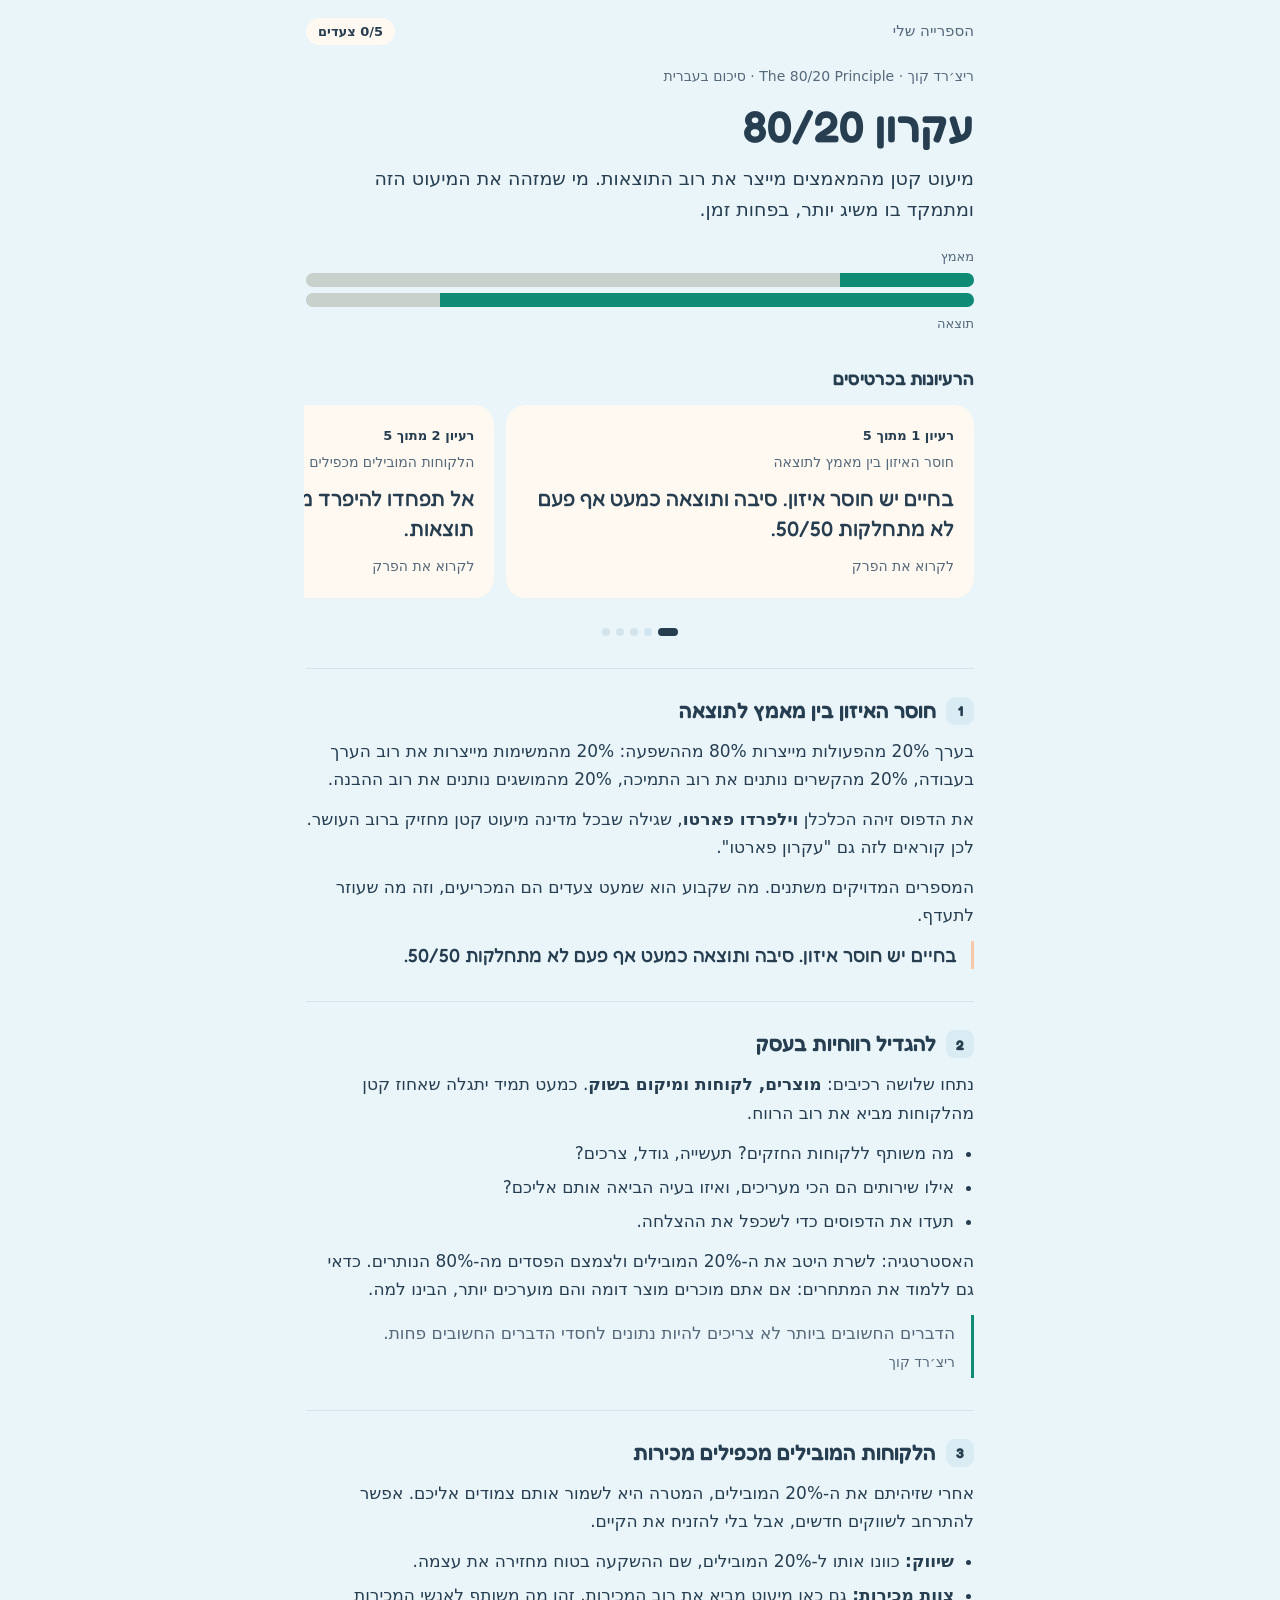
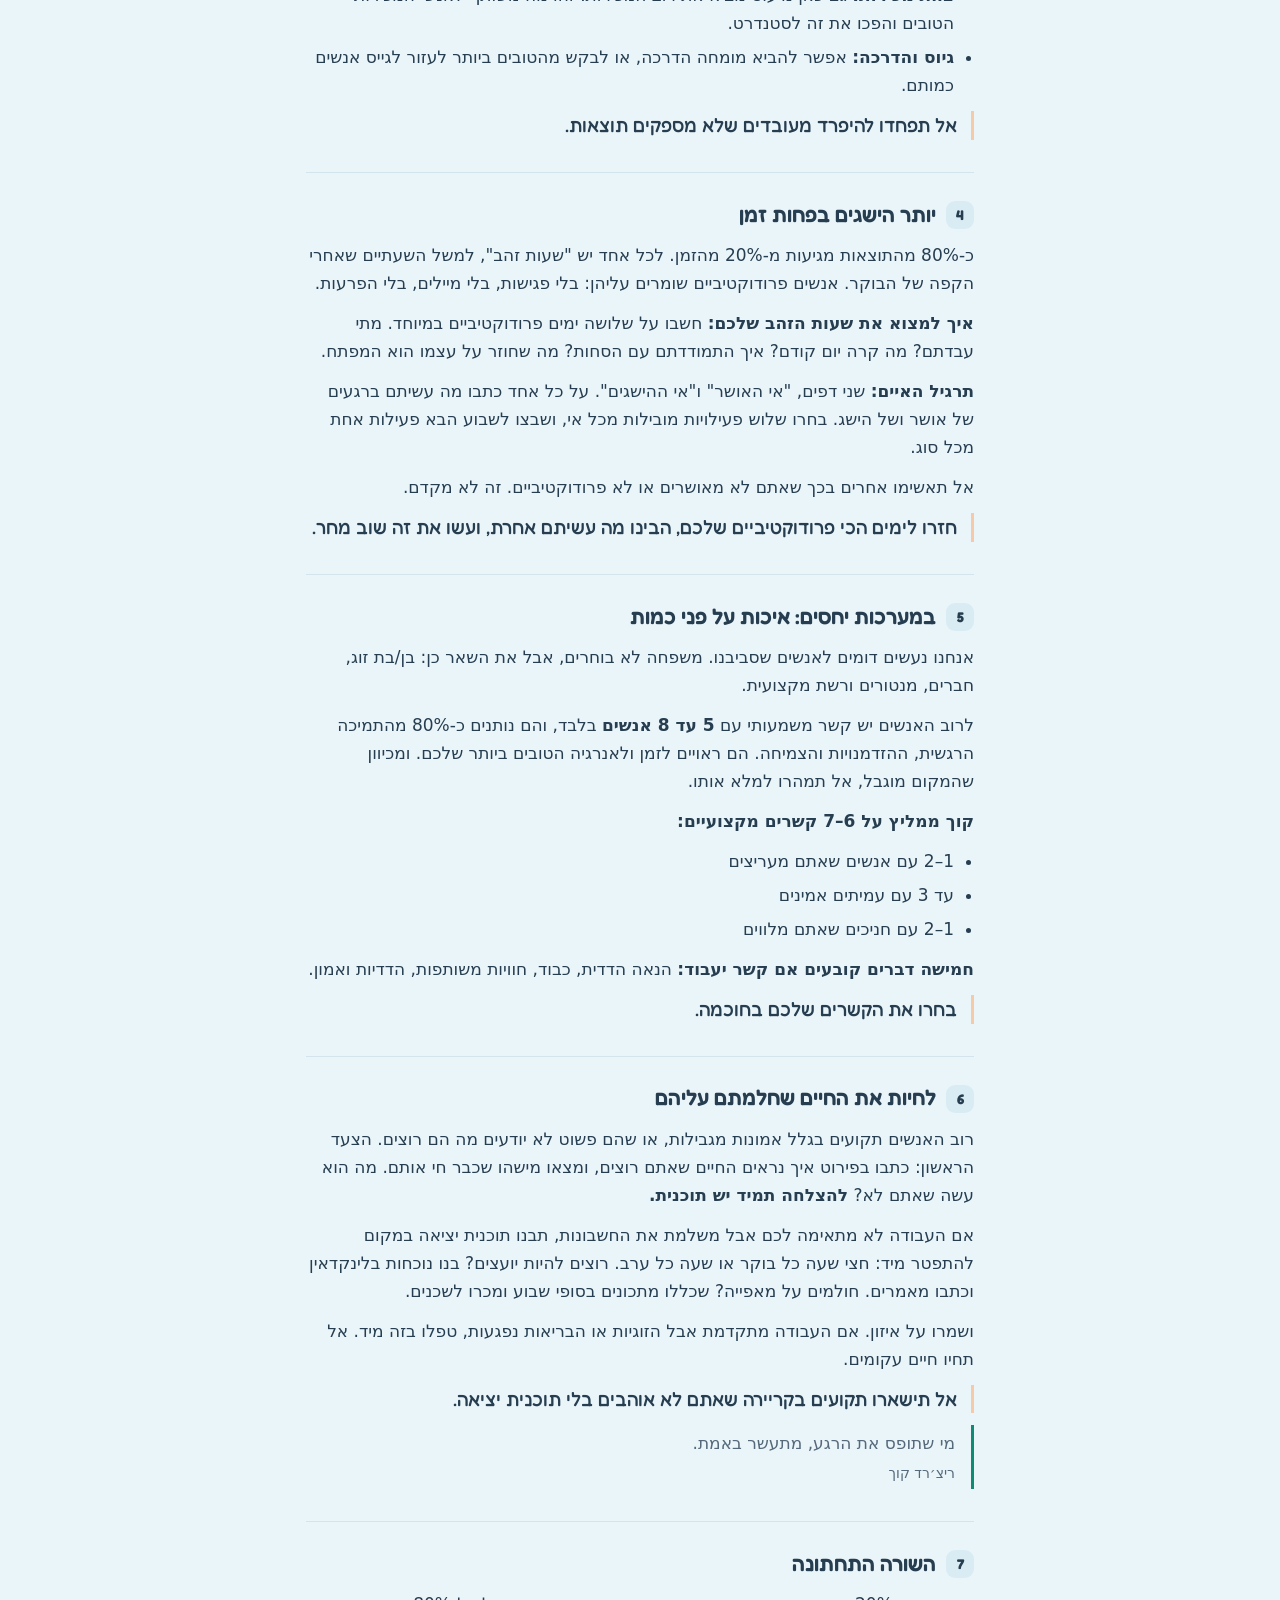
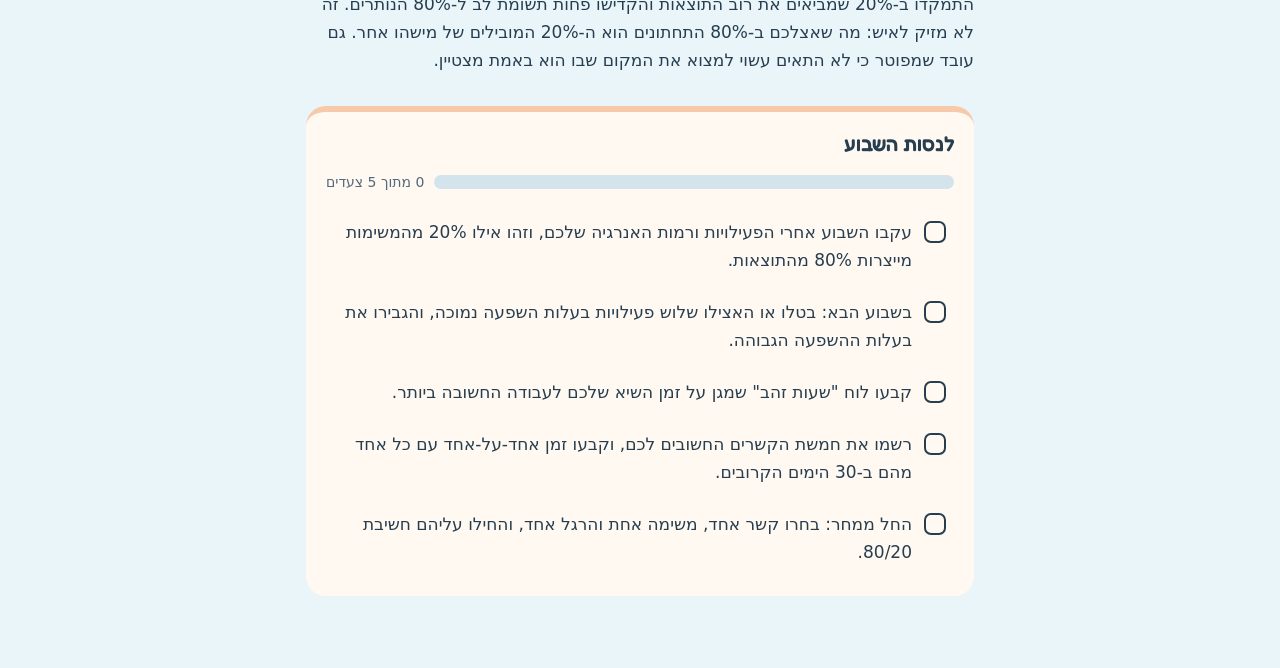
<file: books/80-20-principle.html>
<!doctype html>
<html lang="he" dir="rtl">
<head>
<meta charset="utf-8">
<meta name="viewport" content="width=device-width,initial-scale=1,viewport-fit=cover">
<title>עקרון 80/20 · הספרייה שלי</title>
<link rel="icon" href="../favicon.svg" type="image/svg+xml">
<link rel="apple-touch-icon" href="../apple-touch-icon.png">
<link rel="manifest" href="../manifest.webmanifest">
<meta name="apple-mobile-web-app-title" content="הספרייה">
<meta name="theme-color" content="#EAF5FA">
<link rel="preconnect" href="https://fonts.googleapis.com">
<link rel="stylesheet" href="https://fonts.googleapis.com/css2?family=Fredoka:wght@500;600;700&family=Google+Sans:wght@400;500;700&display=swap">
<link rel="stylesheet" href="../assets/book.css">
<script src="../assets/book.js" defer></script>
<style>
:root{--accent:#0f8a74;--accent-soft:#e1f2ee;--minor:#c9d1cd}
@media (prefers-color-scheme:dark){:root:not([data-theme="light"]){--accent:#3fc4a8;--accent-soft:#1d3530;--minor:#3a4440}}
:root[data-theme="dark"]{--accent:#3fc4a8;--accent-soft:#1d3530;--minor:#3a4440}
.split{display:flex;flex-direction:column;gap:6px;margin-top:8px}
.bar{display:flex;height:14px;border-radius:7px;overflow:hidden}
.bar .a{flex:20;background:var(--accent)} .bar .b{flex:80;background:var(--minor)}
.bar2 .a{flex:80;background:var(--accent)} .bar2 .b{flex:20;background:var(--minor)}
.split .lbl{display:flex;justify-content:space-between;font-size:13px;color:var(--muted)}
</style>
</head>
<body>
<nav class="topnav"><a href="../">הספרייה שלי</a></nav>
<div class="wrap">
  <header>
    <div class="meta">ריצ׳רד קוך · <bdi dir="ltr">The 80/20 Principle</bdi> · סיכום בעברית</div>
    <h1>עקרון 80/20</h1>
    <p class="lead">מיעוט קטן מהמאמצים מייצר את רוב התוצאות. מי שמזהה את המיעוט הזה ומתמקד בו משיג יותר, בפחות זמן.</p>
    <div class="split" aria-label="20 אחוז מהמאמץ מייצרים 80 אחוז מהתוצאות">
      <div class="lbl"><span>מאמץ</span><span></span></div>
      <div class="bar"><span class="a"></span><span class="b"></span></div>
      <div class="bar bar2"><span class="a"></span><span class="b"></span></div>
      <div class="lbl"><span>תוצאה</span><span></span></div>
    </div>
  </header>

  <section>
    <h2><span class="n">1</span>חוסר האיזון בין מאמץ לתוצאה</h2>
    <p>בערך 20% מהפעולות מייצרות 80% מההשפעה: 20% מהמשימות מייצרות את רוב הערך בעבודה, 20% מהקשרים נותנים את רוב התמיכה, 20% מהמושגים נותנים את רוב ההבנה.</p>
    <p>את הדפוס זיהה הכלכלן <strong>וילפרדו פארטו</strong>, שגילה שבכל מדינה מיעוט קטן מחזיק ברוב העושר. לכן קוראים לזה גם "עקרון פארטו".</p>
    <p>המספרים המדויקים משתנים. מה שקבוע הוא שמעט צעדים הם המכריעים, וזה מה שעוזר לתעדף.</p>
    <p class="key">בחיים יש חוסר איזון. סיבה ותוצאה כמעט אף פעם לא מתחלקות 50/50.</p>
  </section>

  <section>
    <h2><span class="n">2</span>להגדיל רווחיות בעסק</h2>
    <p>נתחו שלושה רכיבים: <strong>מוצרים, לקוחות ומיקום בשוק</strong>. כמעט תמיד יתגלה שאחוז קטן מהלקוחות מביא את רוב הרווח.</p>
    <ul>
      <li>מה משותף ללקוחות החזקים? תעשייה, גודל, צרכים?</li>
      <li>אילו שירותים הם הכי מעריכים, ואיזו בעיה הביאה אותם אליכם?</li>
      <li>תעדו את הדפוסים כדי לשכפל את ההצלחה.</li>
    </ul>
    <p>האסטרטגיה: לשרת היטב את ה-20% המובילים ולצמצם הפסדים מה-80% הנותרים. כדאי גם ללמוד את המתחרים: אם אתם מוכרים מוצר דומה והם מוערכים יותר, הבינו למה.</p>
    <blockquote>הדברים החשובים ביותר לא צריכים להיות נתונים לחסדי הדברים החשובים פחות.<cite>ריצ׳רד קוך</cite></blockquote>
  </section>

  <section>
    <h2><span class="n">3</span>הלקוחות המובילים מכפילים מכירות</h2>
    <p>אחרי שזיהיתם את ה-20% המובילים, המטרה היא לשמור אותם צמודים אליכם. אפשר להתרחב לשווקים חדשים, אבל בלי להזניח את הקיים.</p>
    <ul>
      <li><strong>שיווק:</strong> כוונו אותו ל-20% המובילים, שם ההשקעה בטוח מחזירה את עצמה.</li>
      <li><strong>צוות מכירות:</strong> גם כאן מיעוט מביא את רוב המכירות. זהו מה משותף לאנשי המכירות הטובים והפכו את זה לסטנדרט.</li>
      <li><strong>גיוס והדרכה:</strong> אפשר להביא מומחה הדרכה, או לבקש מהטובים ביותר לעזור לגייס אנשים כמותם.</li>
    </ul>
    <p class="key">אל תפחדו להיפרד מעובדים שלא מספקים תוצאות.</p>
  </section>

  <section>
    <h2><span class="n">4</span>יותר הישגים בפחות זמן</h2>
    <p>כ-80% מהתוצאות מגיעות מ-20% מהזמן. לכל אחד יש "שעות זהב", למשל השעתיים שאחרי הקפה של הבוקר. אנשים פרודוקטיביים שומרים עליהן: בלי פגישות, בלי מיילים, בלי הפרעות.</p>
    <p><strong>איך למצוא את שעות הזהב שלכם:</strong> חשבו על שלושה ימים פרודוקטיביים במיוחד. מתי עבדתם? מה קרה יום קודם? איך התמודדתם עם הסחות? מה שחוזר על עצמו הוא המפתח.</p>
    <p><strong>תרגיל האיים:</strong> שני דפים, "אי האושר" ו"אי ההישגים". על כל אחד כתבו מה עשיתם ברגעים של אושר ושל הישג. בחרו שלוש פעילויות מובילות מכל אי, ושבצו לשבוע הבא פעילות אחת מכל סוג.</p>
    <p>אל תאשימו אחרים בכך שאתם לא מאושרים או לא פרודוקטיביים. זה לא מקדם.</p>
    <p class="key">חזרו לימים הכי פרודוקטיביים שלכם, הבינו מה עשיתם אחרת, ועשו את זה שוב מחר.</p>
  </section>

  <section>
    <h2><span class="n">5</span>במערכות יחסים: איכות על פני כמות</h2>
    <p>אנחנו נעשים דומים לאנשים שסביבנו. משפחה לא בוחרים, אבל את השאר כן: בן/בת זוג, חברים, מנטורים ורשת מקצועית.</p>
    <p>לרוב האנשים יש קשר משמעותי עם <strong>5 עד 8 אנשים</strong> בלבד, והם נותנים כ-80% מהתמיכה הרגשית, ההזדמנויות והצמיחה. הם ראויים לזמן ולאנרגיה הטובים ביותר שלכם. ומכיוון שהמקום מוגבל, אל תמהרו למלא אותו.</p>
    <p><strong>קוך ממליץ על 6–7 קשרים מקצועיים:</strong></p>
    <ul>
      <li>1–2 עם אנשים שאתם מעריצים</li>
      <li>עד 3 עם עמיתים אמינים</li>
      <li>1–2 עם חניכים שאתם מלווים</li>
    </ul>
    <p><strong>חמישה דברים קובעים אם קשר יעבוד:</strong> הנאה הדדית, כבוד, חוויות משותפות, הדדיות ואמון.</p>
    <p class="key">בחרו את הקשרים שלכם בחוכמה.</p>
  </section>

  <section>
    <h2><span class="n">6</span>לחיות את החיים שחלמתם עליהם</h2>
    <p>רוב האנשים תקועים בגלל אמונות מגבילות, או שהם פשוט לא יודעים מה הם רוצים. הצעד הראשון: כתבו בפירוט איך נראים החיים שאתם רוצים, ומצאו מישהו שכבר חי אותם. מה הוא עשה שאתם לא? <strong>להצלחה תמיד יש תוכנית.</strong></p>
    <p>אם העבודה לא מתאימה לכם אבל משלמת את החשבונות, תבנו תוכנית יציאה במקום להתפטר מיד: חצי שעה כל בוקר או שעה כל ערב. רוצים להיות יועצים? בנו נוכחות בלינקדאין וכתבו מאמרים. חולמים על מאפייה? שכללו מתכונים בסופי שבוע ומכרו לשכנים.</p>
    <p>ושמרו על איזון. אם העבודה מתקדמת אבל הזוגיות או הבריאות נפגעות, טפלו בזה מיד. אל תחיו חיים עקומים.</p>
    <p class="key">אל תישארו תקועים בקריירה שאתם לא אוהבים בלי תוכנית יציאה.</p>
    <blockquote>מי שתופס את הרגע, מתעשר באמת.<cite>ריצ׳רד קוך</cite></blockquote>
  </section>

  <section>
    <h2><span class="n">7</span>השורה התחתונה</h2>
    <p>התמקדו ב-20% שמביאים את רוב התוצאות והקדישו פחות תשומת לב ל-80% הנותרים. זה לא מזיק לאיש: מה שאצלכם ב-80% התחתונים הוא ה-20% המובילים של מישהו אחר. גם עובד שמפוטר כי לא התאים עשוי למצוא את המקום שבו הוא באמת מצטיין.</p>
  </section>

  <div class="todo">
    <h2>לנסות השבוע</h2>
    <ul>
      <li>עקבו השבוע אחרי הפעילויות ורמות האנרגיה שלכם, וזהו אילו 20% מהמשימות מייצרות 80% מהתוצאות.</li>
      <li>בשבוע הבא: בטלו או האצילו שלוש פעילויות בעלות השפעה נמוכה, והגבירו את בעלות ההשפעה הגבוהה.</li>
      <li>קבעו לוח "שעות זהב" שמגן על זמן השיא שלכם לעבודה החשובה ביותר.</li>
      <li>רשמו את חמשת הקשרים החשובים לכם, וקבעו זמן אחד-על-אחד עם כל אחד מהם ב-30 הימים הקרובים.</li>
      <li>החל ממחר: בחרו קשר אחד, משימה אחת והרגל אחד, והחילו עליהם חשיבת 80/20.</li>
    </ul>
  </div>
</div>
</body>
</html>
</file>
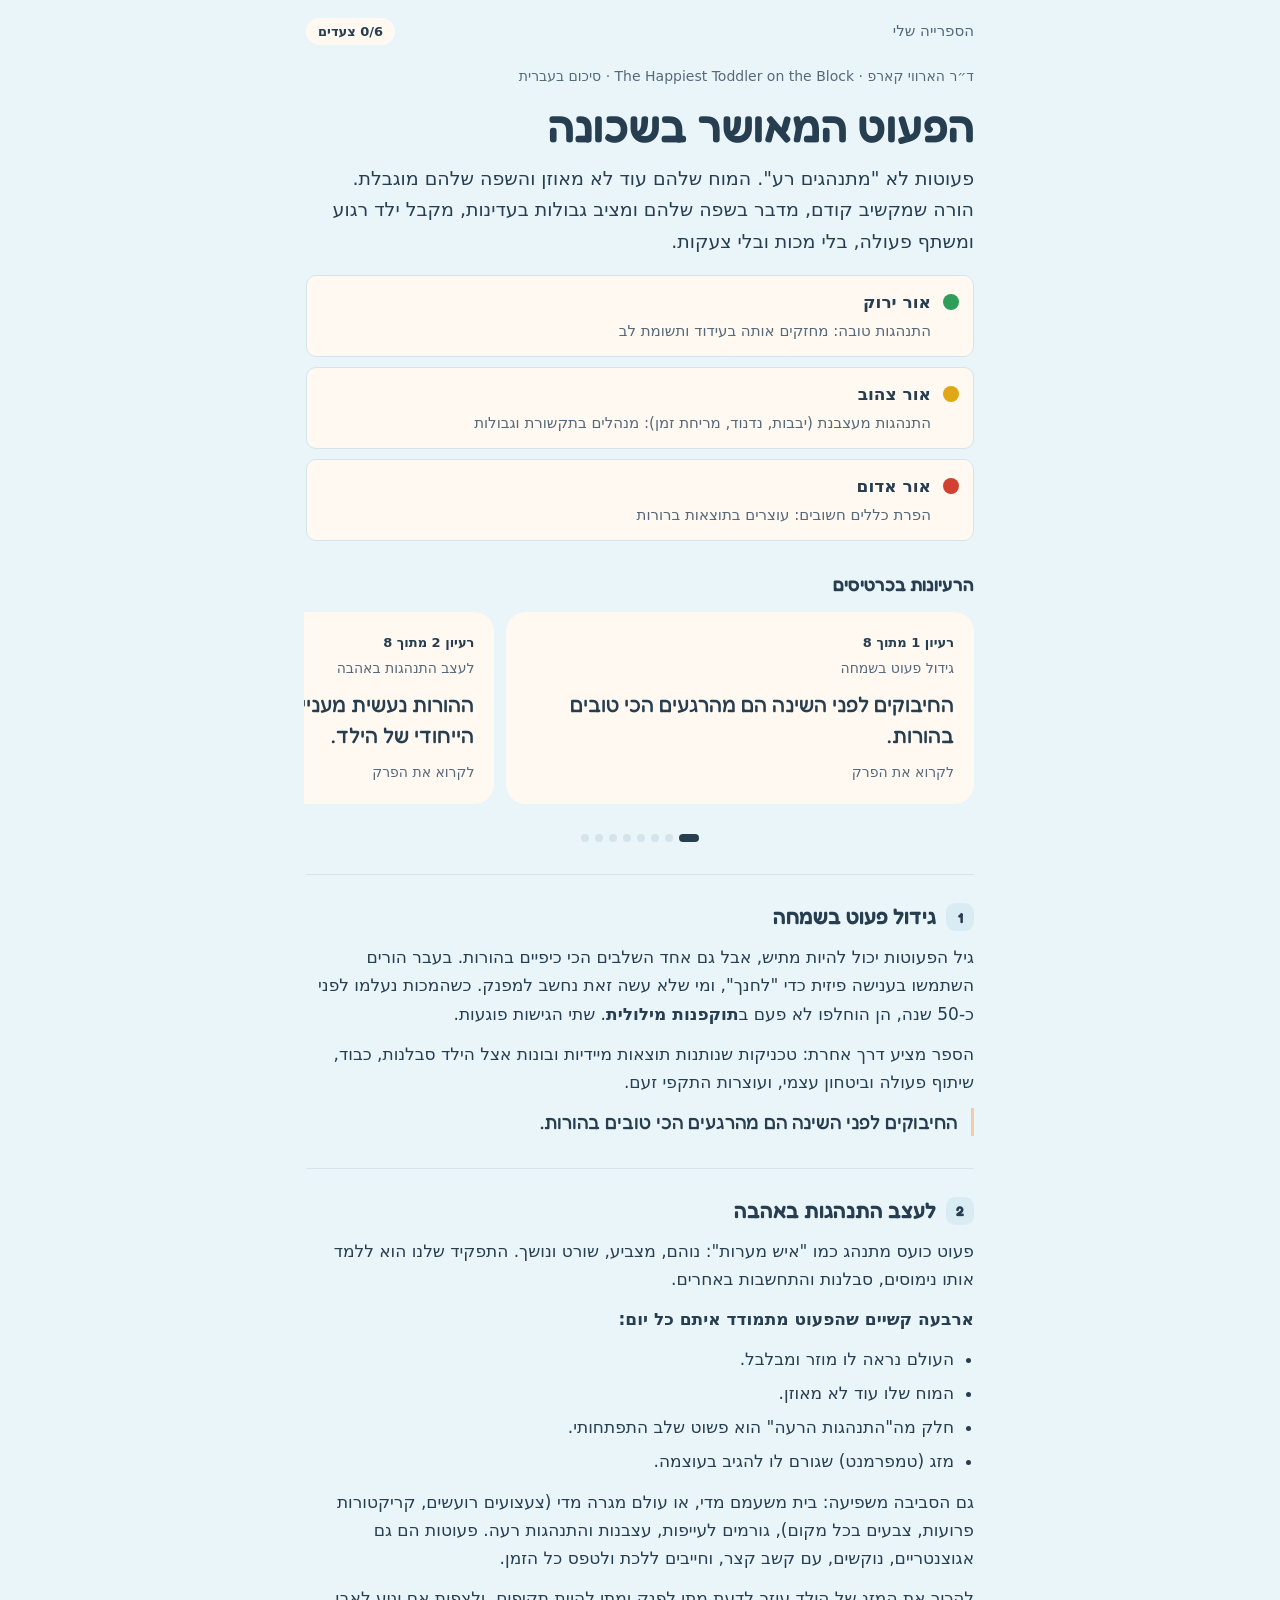
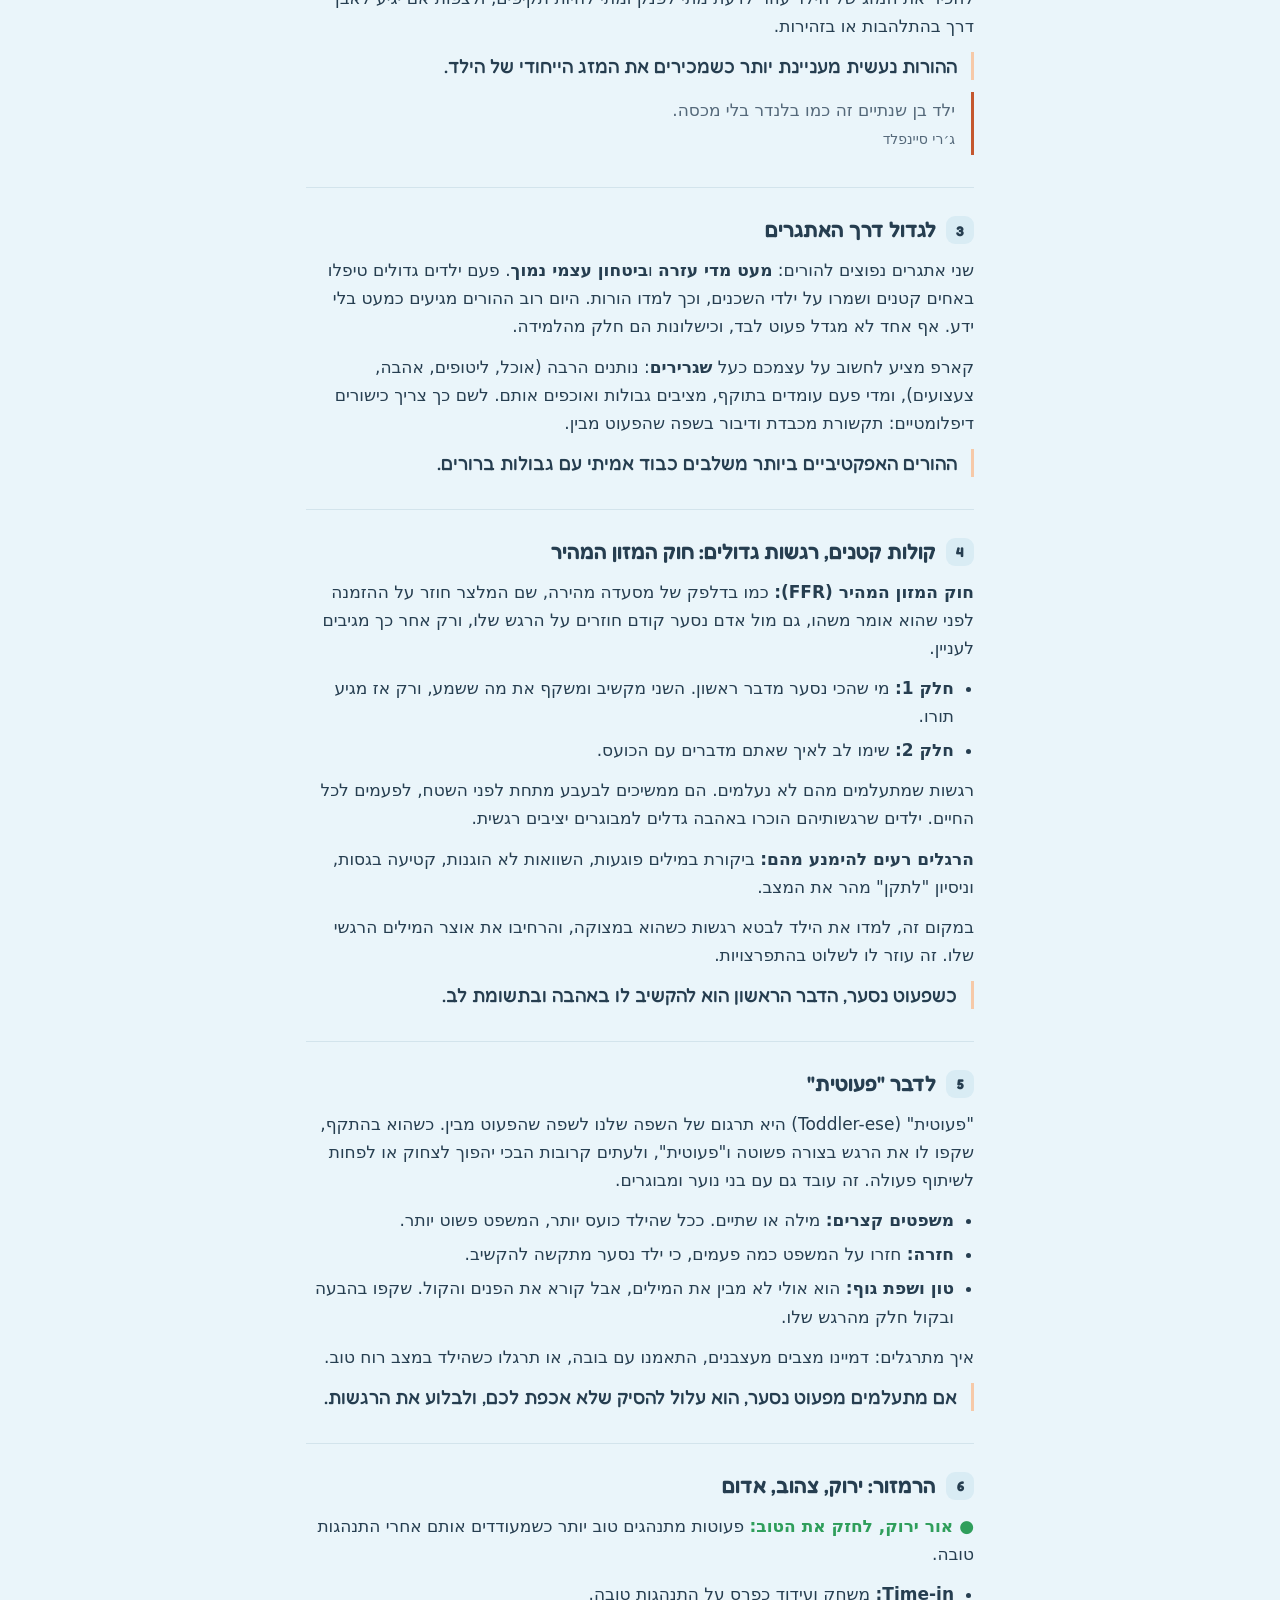
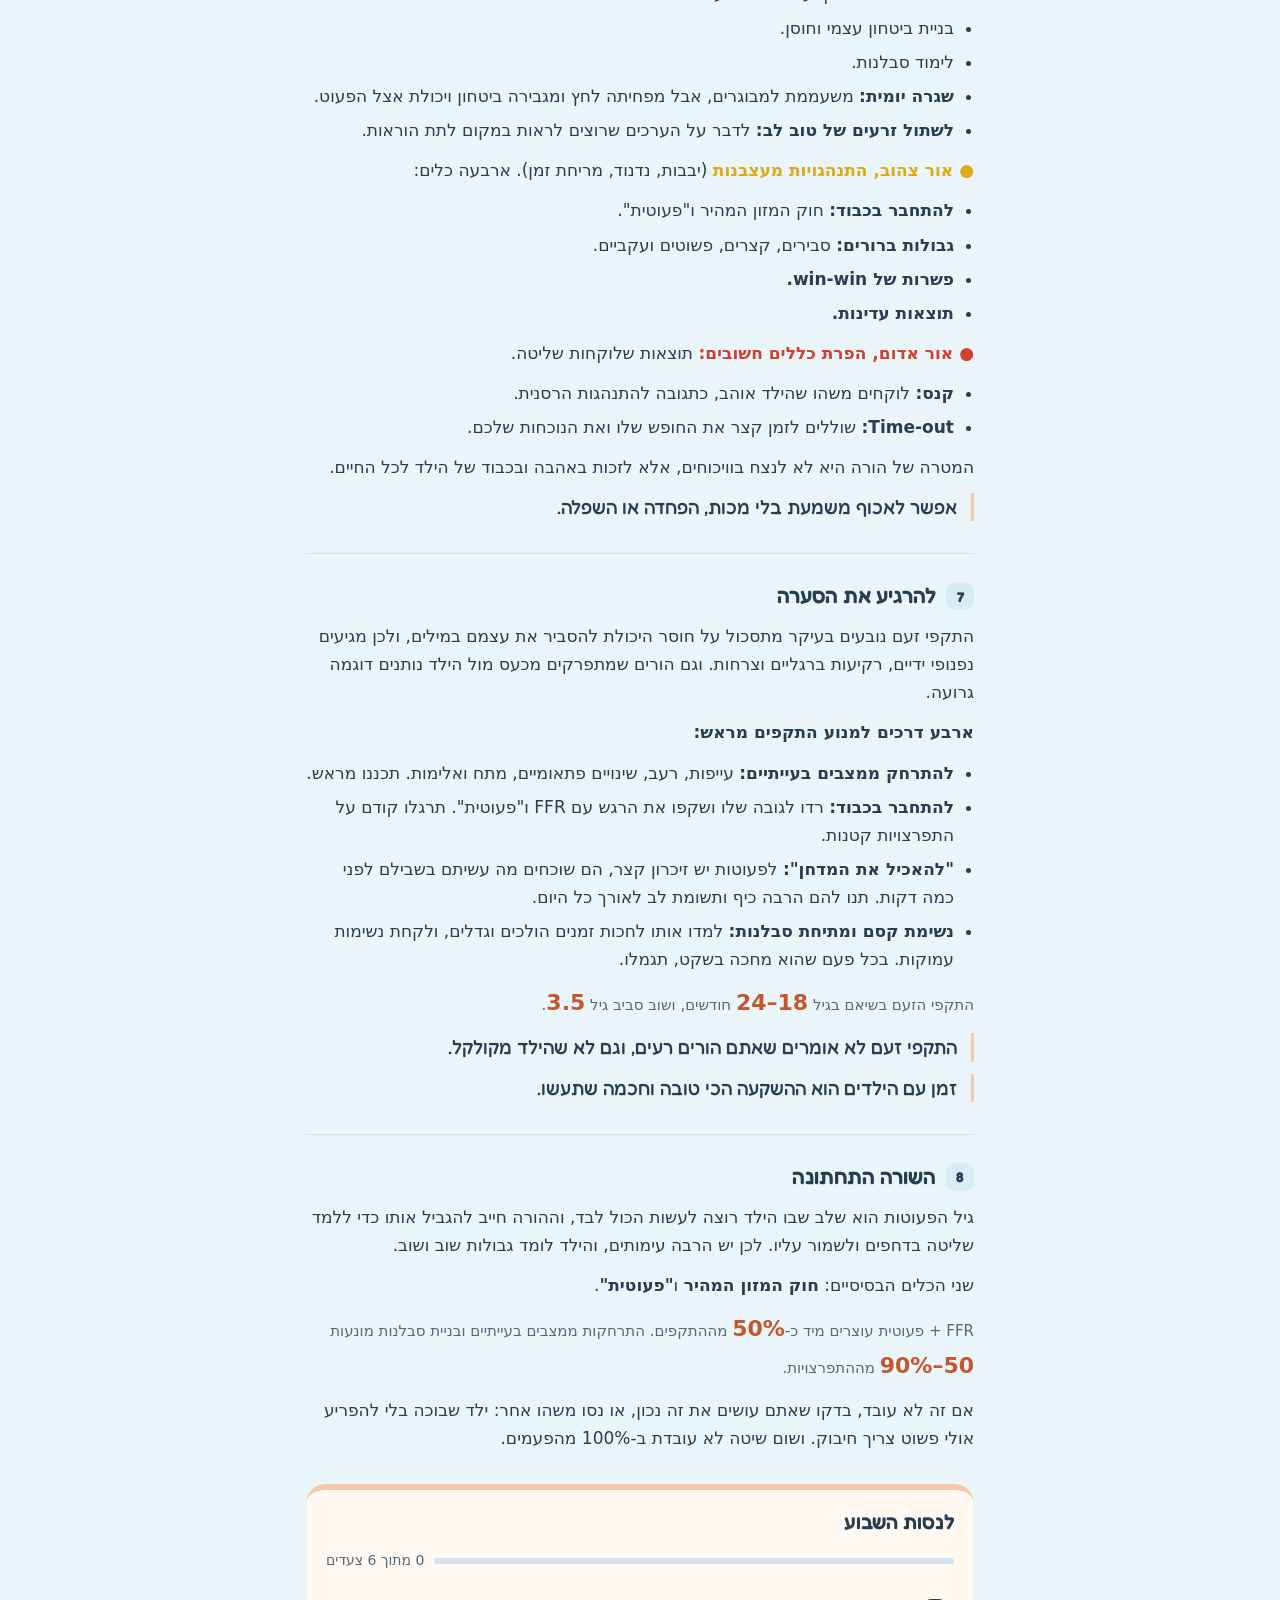
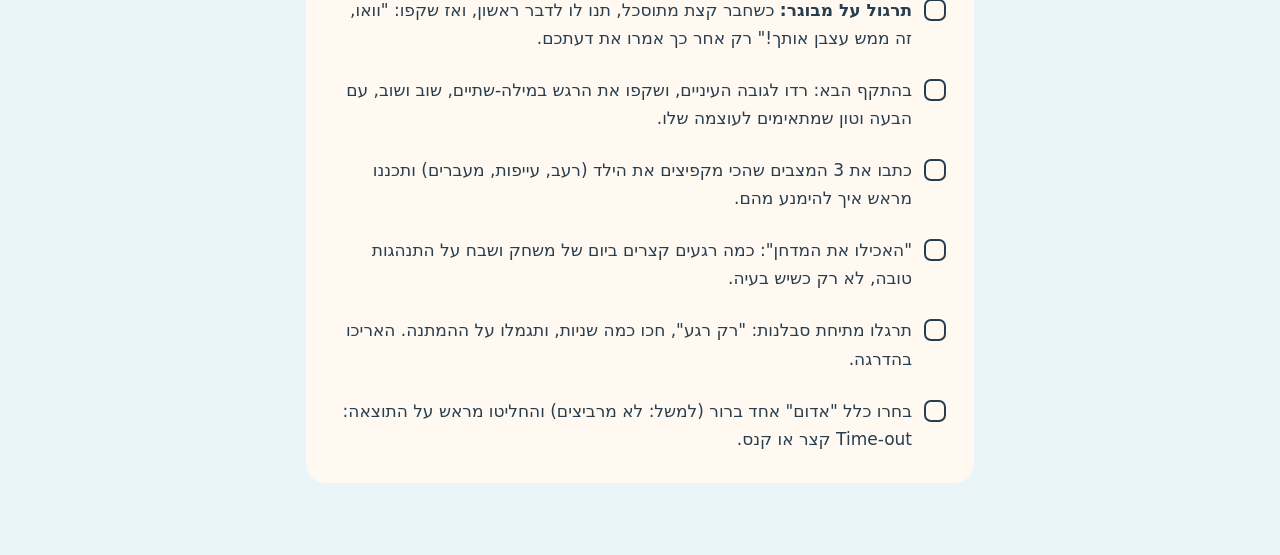
<file: books/happiest-toddler.html>
<!doctype html>
<html lang="he" dir="rtl">
<head>
<meta charset="utf-8">
<meta name="viewport" content="width=device-width,initial-scale=1,viewport-fit=cover">
<title>הפעוט המאושר בשכונה · הספרייה שלי</title>
<link rel="icon" href="../favicon.svg" type="image/svg+xml">
<link rel="apple-touch-icon" href="../apple-touch-icon.png">
<link rel="manifest" href="../manifest.webmanifest">
<meta name="apple-mobile-web-app-title" content="הספרייה">
<meta name="theme-color" content="#EAF5FA">
<link rel="preconnect" href="https://fonts.googleapis.com">
<link rel="stylesheet" href="https://fonts.googleapis.com/css2?family=Fredoka:wght@500;600;700&family=Google+Sans:wght@400;500;700&display=swap">
<link rel="stylesheet" href="../assets/book.css">
<script src="../assets/book.js" defer></script>
<style>
:root{--accent:#c4572e;--accent-soft:#f8e9e2;--green:#2f9e5b;--yellow:#e0a815;--red:#d2402f}
@media (prefers-color-scheme:dark){:root:not([data-theme="light"]){--accent:#ec8a62;--accent-soft:#3a2820;--green:#4cc27e;--yellow:#efc04a;--red:#f06b5a}}
:root[data-theme="dark"]{--accent:#ec8a62;--accent-soft:#3a2820;--green:#4cc27e;--yellow:#efc04a;--red:#f06b5a}
.lights{display:flex;flex-direction:column;gap:10px;margin-top:6px}
.light{display:flex;gap:12px;align-items:flex-start;background:var(--surface);border:1px solid var(--line);border-radius:10px;padding:12px 14px}
.dot{flex:none;width:16px;height:16px;border-radius:50%;margin-top:6px}
.g .dot{background:var(--green)} .y .dot{background:var(--yellow)} .r .dot{background:var(--red)}
.light b{display:block}
.light span{color:var(--muted);font-size:15px}
.stat{font-family:var(--display);font-size:15px;color:var(--muted)}
.stat b{color:var(--accent);font-size:22px}
</style>
</head>
<body>
<nav class="topnav"><a href="../">הספרייה שלי</a></nav>
<div class="wrap">
  <header>
    <div class="meta">ד״ר הארווי קארפ · <bdi dir="ltr">The Happiest Toddler on the Block</bdi> · סיכום בעברית</div>
    <h1>הפעוט המאושר בשכונה</h1>
    <p class="lead">פעוטות לא "מתנהגים רע". המוח שלהם עוד לא מאוזן והשפה שלהם מוגבלת. הורה שמקשיב קודם, מדבר בשפה שלהם ומציב גבולות בעדינות, מקבל ילד רגוע ומשתף פעולה, בלי מכות ובלי צעקות.</p>
    <div class="lights" aria-label="שיטת הרמזור">
      <div class="light g"><i class="dot"></i><div><b>אור ירוק</b><span>התנהגות טובה: מחזקים אותה בעידוד ותשומת לב</span></div></div>
      <div class="light y"><i class="dot"></i><div><b>אור צהוב</b><span>התנהגות מעצבנת (יבבות, נדנוד, מריחת זמן): מנהלים בתקשורת וגבולות</span></div></div>
      <div class="light r"><i class="dot"></i><div><b>אור אדום</b><span>הפרת כללים חשובים: עוצרים בתוצאות ברורות</span></div></div>
    </div>
  </header>

  <section>
    <h2><span class="n">1</span>גידול פעוט בשמחה</h2>
    <p>גיל הפעוטות יכול להיות מתיש, אבל גם אחד השלבים הכי כיפיים בהורות. בעבר הורים השתמשו בענישה פיזית כדי "לחנך", ומי שלא עשה זאת נחשב למפנק. כשהמכות נעלמו לפני כ-50 שנה, הן הוחלפו לא פעם ב<strong>תוקפנות מילולית</strong>. שתי הגישות פוגעות.</p>
    <p>הספר מציע דרך אחרת: טכניקות שנותנות תוצאות מיידיות ובונות אצל הילד סבלנות, כבוד, שיתוף פעולה וביטחון עצמי, ועוצרות התקפי זעם.</p>
    <p class="key">החיבוקים לפני השינה הם מהרגעים הכי טובים בהורות.</p>
  </section>

  <section>
    <h2><span class="n">2</span>לעצב התנהגות באהבה</h2>
    <p>פעוט כועס מתנהג כמו "איש מערות": נוהם, מצביע, שורט ונושך. התפקיד שלנו הוא ללמד אותו נימוסים, סבלנות והתחשבות באחרים.</p>
    <p><strong>ארבעה קשיים שהפעוט מתמודד איתם כל יום:</strong></p>
    <ul>
      <li>העולם נראה לו מוזר ומבלבל.</li>
      <li>המוח שלו עוד לא מאוזן.</li>
      <li>חלק מה"התנהגות הרעה" הוא פשוט שלב התפתחותי.</li>
      <li>מזג (טמפרמנט) שגורם לו להגיב בעוצמה.</li>
    </ul>
    <p>גם הסביבה משפיעה: בית משעמם מדי, או עולם מגרה מדי (צעצועים רועשים, קריקטורות פרועות, צבעים בכל מקום), גורמים לעייפות, עצבנות והתנהגות רעה. פעוטות הם גם אגוצנטריים, נוקשים, עם קשב קצר, וחייבים ללכת ולטפס כל הזמן.</p>
    <p>להכיר את המזג של הילד עוזר לדעת מתי לפנק ומתי להיות תקיפים, ולצפות אם יגיע לאבן דרך בהתלהבות או בזהירות.</p>
    <p class="key">ההורות נעשית מעניינת יותר כשמכירים את המזג הייחודי של הילד.</p>
    <blockquote>ילד בן שנתיים זה כמו בלנדר בלי מכסה.<cite>ג׳רי סיינפלד</cite></blockquote>
  </section>

  <section>
    <h2><span class="n">3</span>לגדול דרך האתגרים</h2>
    <p>שני אתגרים נפוצים להורים: <strong>מעט מדי עזרה</strong> ו<strong>ביטחון עצמי נמוך</strong>. פעם ילדים גדולים טיפלו באחים קטנים ושמרו על ילדי השכנים, וכך למדו הורות. היום רוב ההורים מגיעים כמעט בלי ידע. אף אחד לא מגדל פעוט לבד, וכישלונות הם חלק מהלמידה.</p>
    <p>קארפ מציע לחשוב על עצמכם כעל <strong>שגרירים</strong>: נותנים הרבה (אוכל, ליטופים, אהבה, צעצועים), ומדי פעם עומדים בתוקף, מציבים גבולות ואוכפים אותם. לשם כך צריך כישורים דיפלומטיים: תקשורת מכבדת ודיבור בשפה שהפעוט מבין.</p>
    <p class="key">ההורים האפקטיביים ביותר משלבים כבוד אמיתי עם גבולות ברורים.</p>
  </section>

  <section>
    <h2><span class="n">4</span>קולות קטנים, רגשות גדולים: חוק המזון המהיר</h2>
    <p><strong>חוק המזון המהיר (FFR):</strong> כמו בדלפק של מסעדה מהירה, שם המלצר חוזר על ההזמנה לפני שהוא אומר משהו, גם מול אדם נסער קודם חוזרים על הרגש שלו, ורק אחר כך מגיבים לעניין.</p>
    <ul>
      <li><strong>חלק 1:</strong> מי שהכי נסער מדבר ראשון. השני מקשיב ומשקף את מה ששמע, ורק אז מגיע תורו.</li>
      <li><strong>חלק 2:</strong> שימו לב לאיך שאתם מדברים עם הכועס.</li>
    </ul>
    <p>רגשות שמתעלמים מהם לא נעלמים. הם ממשיכים לבעבע מתחת לפני השטח, לפעמים לכל החיים. ילדים שרגשותיהם הוכרו באהבה גדלים למבוגרים יציבים רגשית.</p>
    <p><strong>הרגלים רעים להימנע מהם:</strong> ביקורת במילים פוגעות, השוואות לא הוגנות, קטיעה בגסות, וניסיון "לתקן" מהר את המצב.</p>
    <p>במקום זה, למדו את הילד לבטא רגשות כשהוא במצוקה, והרחיבו את אוצר המילים הרגשי שלו. זה עוזר לו לשלוט בהתפרצויות.</p>
    <p class="key">כשפעוט נסער, הדבר הראשון הוא להקשיב לו באהבה ובתשומת לב.</p>
  </section>

  <section>
    <h2><span class="n">5</span>לדבר "פעוטית"</h2>
    <p>"פעוטית" (Toddler-ese) היא תרגום של השפה שלנו לשפה שהפעוט מבין. כשהוא בהתקף, שקפו לו את הרגש בצורה פשוטה ו"פעוטית", ולעתים קרובות הבכי יהפוך לצחוק או לפחות לשיתוף פעולה. זה עובד גם עם בני נוער ומבוגרים.</p>
    <ul>
      <li><strong>משפטים קצרים:</strong> מילה או שתיים. ככל שהילד כועס יותר, המשפט פשוט יותר.</li>
      <li><strong>חזרה:</strong> חזרו על המשפט כמה פעמים, כי ילד נסער מתקשה להקשיב.</li>
      <li><strong>טון ושפת גוף:</strong> הוא אולי לא מבין את המילים, אבל קורא את הפנים והקול. שקפו בהבעה ובקול חלק מהרגש שלו.</li>
    </ul>
    <p>איך מתרגלים: דמיינו מצבים מעצבנים, התאמנו עם בובה, או תרגלו כשהילד במצב רוח טוב.</p>
    <p class="key">אם מתעלמים מפעוט נסער, הוא עלול להסיק שלא אכפת לכם, ולבלוע את הרגשות.</p>
  </section>

  <section>
    <h2><span class="n">6</span>הרמזור: ירוק, צהוב, אדום</h2>
    <p><strong style="color:var(--green)">● אור ירוק, לחזק את הטוב:</strong> פעוטות מתנהגים טוב יותר כשמעודדים אותם אחרי התנהגות טובה.</p>
    <ul>
      <li><strong>Time-in:</strong> משחק ועידוד כפרס על התנהגות טובה.</li>
      <li>בניית ביטחון עצמי וחוסן.</li>
      <li>לימוד סבלנות.</li>
      <li><strong>שגרה יומית:</strong> משעממת למבוגרים, אבל מפחיתה לחץ ומגבירה ביטחון ויכולת אצל הפעוט.</li>
      <li><strong>לשתול זרעים של טוב לב:</strong> לדבר על הערכים שרוצים לראות במקום לתת הוראות.</li>
    </ul>
    <p><strong style="color:var(--yellow)">● אור צהוב, התנהגויות מעצבנות</strong> (יבבות, נדנוד, מריחת זמן). ארבעה כלים:</p>
    <ul>
      <li><strong>להתחבר בכבוד:</strong> חוק המזון המהיר ו"פעוטית".</li>
      <li><strong>גבולות ברורים:</strong> סבירים, קצרים, פשוטים ועקביים.</li>
      <li><strong>פשרות של win-win.</strong></li>
      <li><strong>תוצאות עדינות.</strong></li>
    </ul>
    <p><strong style="color:var(--red)">● אור אדום, הפרת כללים חשובים:</strong> תוצאות שלוקחות שליטה.</p>
    <ul>
      <li><strong>קנס:</strong> לוקחים משהו שהילד אוהב, כתגובה להתנהגות הרסנית.</li>
      <li><strong>Time-out:</strong> שוללים לזמן קצר את החופש שלו ואת הנוכחות שלכם.</li>
    </ul>
    <p>המטרה של הורה היא לא לנצח בוויכוחים, אלא לזכות באהבה ובכבוד של הילד לכל החיים.</p>
    <p class="key">אפשר לאכוף משמעת בלי מכות, הפחדה או השפלה.</p>
  </section>

  <section>
    <h2><span class="n">7</span>להרגיע את הסערה</h2>
    <p>התקפי זעם נובעים בעיקר מתסכול על חוסר היכולת להסביר את עצמם במילים, ולכן מגיעים נפנופי ידיים, רקיעות ברגליים וצרחות. וגם הורים שמתפרקים מכעס מול הילד נותנים דוגמה גרועה.</p>
    <p><strong>ארבע דרכים למנוע התקפים מראש:</strong></p>
    <ul>
      <li><strong>להתרחק ממצבים בעייתיים:</strong> עייפות, רעב, שינויים פתאומיים, מתח ואלימות. תכננו מראש.</li>
      <li><strong>להתחבר בכבוד:</strong> רדו לגובה שלו ושקפו את הרגש עם FFR ו"פעוטית". תרגלו קודם על התפרצויות קטנות.</li>
      <li><strong>"להאכיל את המדחן":</strong> לפעוטות יש זיכרון קצר, הם שוכחים מה עשיתם בשבילם לפני כמה דקות. תנו להם הרבה כיף ותשומת לב לאורך כל היום.</li>
      <li><strong>נשימת קסם ומתיחת סבלנות:</strong> למדו אותו לחכות זמנים הולכים וגדלים, ולקחת נשימות עמוקות. בכל פעם שהוא מחכה בשקט, תגמלו.</li>
    </ul>
    <p class="stat">התקפי הזעם בשיאם בגיל <b>18–24</b> חודשים, ושוב סביב גיל <b>3.5</b>.</p>
    <p class="key">התקפי זעם לא אומרים שאתם הורים רעים, וגם לא שהילד מקולקל.</p>
    <p class="key">זמן עם הילדים הוא ההשקעה הכי טובה וחכמה שתעשו.</p>
  </section>

  <section>
    <h2><span class="n">8</span>השורה התחתונה</h2>
    <p>גיל הפעוטות הוא שלב שבו הילד רוצה לעשות הכול לבד, וההורה חייב להגביל אותו כדי ללמד שליטה בדחפים ולשמור עליו. לכן יש הרבה עימותים, והילד לומד גבולות שוב ושוב.</p>
    <p>שני הכלים הבסיסיים: <strong>חוק המזון המהיר</strong> ו<strong>"פעוטית"</strong>.</p>
    <p class="stat">FFR + פעוטית עוצרים מיד כ-<b>50%</b> מההתקפים. התרחקות ממצבים בעייתיים ובניית סבלנות מונעות <b>50–90%</b> מההתפרצויות.</p>
    <p>אם זה לא עובד, בדקו שאתם עושים את זה נכון, או נסו משהו אחר: ילד שבוכה בלי להפריע אולי פשוט צריך חיבוק. ושום שיטה לא עובדת ב-100% מהפעמים.</p>
  </section>

  <div class="todo">
    <h2>לנסות השבוע</h2>
    <ul>
      <li><strong>תרגול על מבוגר:</strong> כשחבר קצת מתוסכל, תנו לו לדבר ראשון, ואז שקפו: "וואו, זה ממש עצבן אותך!" רק אחר כך אמרו את דעתכם.</li>
      <li>בהתקף הבא: רדו לגובה העיניים, ושקפו את הרגש במילה-שתיים, שוב ושוב, עם הבעה וטון שמתאימים לעוצמה שלו.</li>
      <li>כתבו את 3 המצבים שהכי מקפיצים את הילד (רעב, עייפות, מעברים) ותכננו מראש איך להימנע מהם.</li>
      <li>"האכילו את המדחן": כמה רגעים קצרים ביום של משחק ושבח על התנהגות טובה, לא רק כשיש בעיה.</li>
      <li>תרגלו מתיחת סבלנות: "רק רגע", חכו כמה שניות, ותגמלו על ההמתנה. האריכו בהדרגה.</li>
      <li>בחרו כלל "אדום" אחד ברור (למשל: לא מרביצים) והחליטו מראש על התוצאה: Time-out קצר או קנס.</li>
    </ul>
  </div>
</div>
</body>
</html>
</file>
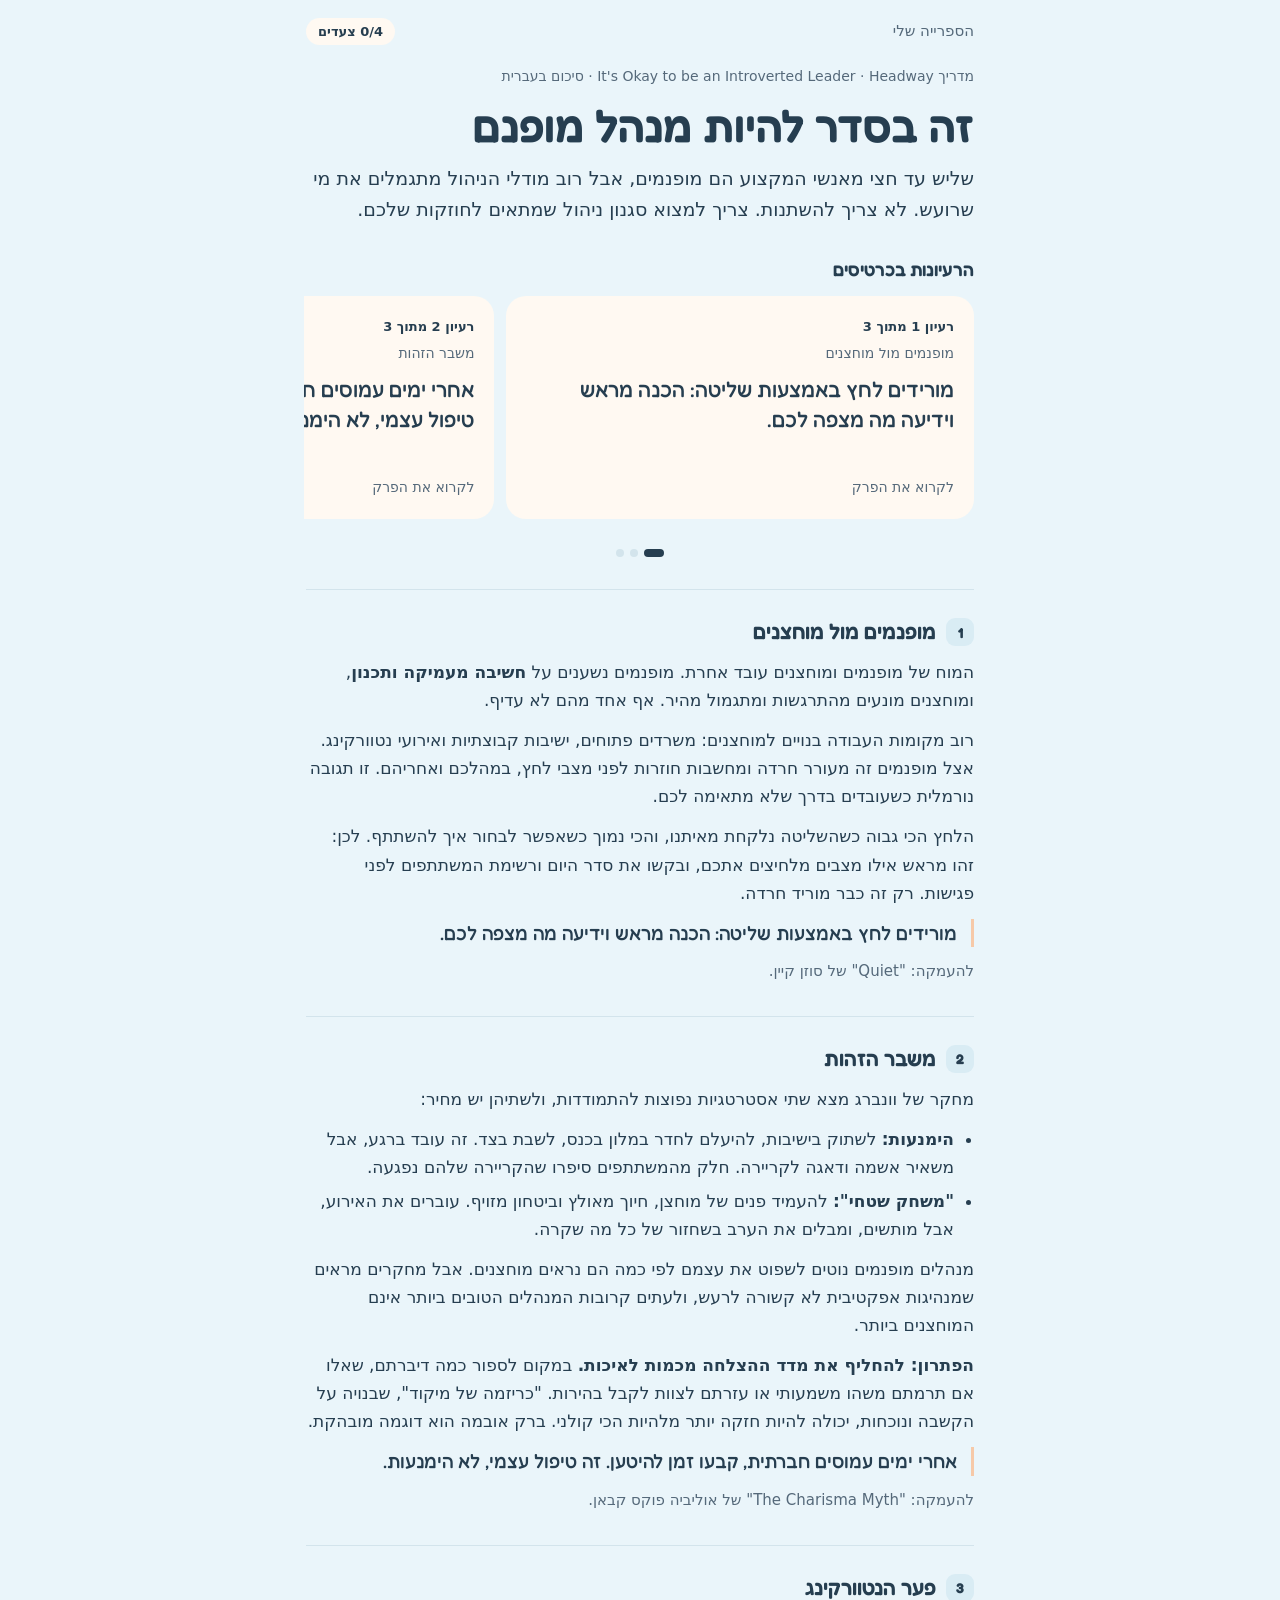
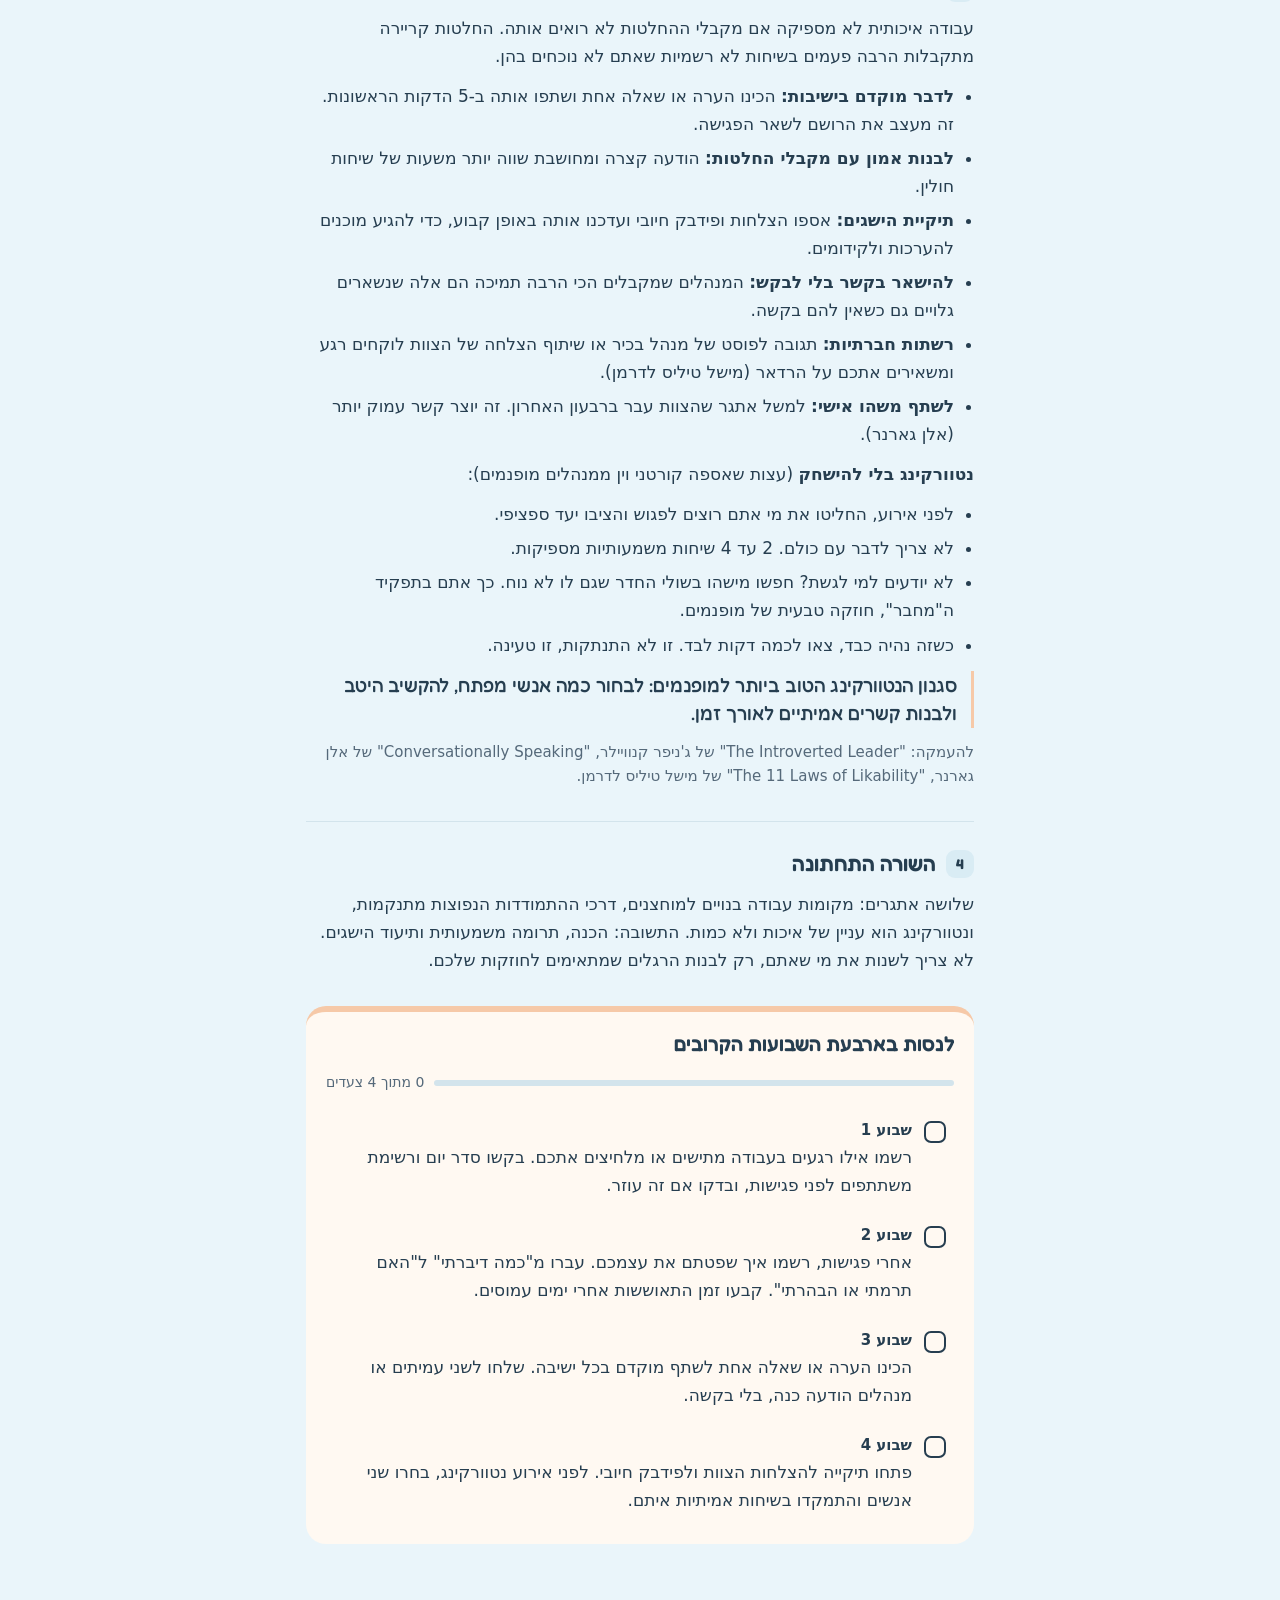
<file: books/introverted-leader.html>
<!doctype html>
<html lang="he" dir="rtl">
<head>
<meta charset="utf-8">
<meta name="viewport" content="width=device-width,initial-scale=1,viewport-fit=cover">
<title>מנהל מופנם · הספרייה שלי</title>
<link rel="icon" href="../favicon.svg" type="image/svg+xml">
<link rel="apple-touch-icon" href="../apple-touch-icon.png">
<link rel="manifest" href="../manifest.webmanifest">
<meta name="apple-mobile-web-app-title" content="הספרייה">
<meta name="theme-color" content="#EAF5FA">
<link rel="preconnect" href="https://fonts.googleapis.com">
<link rel="stylesheet" href="https://fonts.googleapis.com/css2?family=Fredoka:wght@500;600;700&family=Google+Sans:wght@400;500;700&display=swap">
<link rel="stylesheet" href="../assets/book.css">
<script src="../assets/book.js" defer></script>
<style>
:root{--accent:#8a2a2e;--accent-soft:#f6e6e6}
@media (prefers-color-scheme:dark){:root:not([data-theme="light"]){--accent:#e0868a;--accent-soft:#3a2224}}
:root[data-theme="dark"]{--accent:#e0868a;--accent-soft:#3a2224}
.read{color:var(--muted);font-size:15px}
</style>
</head>
<body>
<nav class="topnav"><a href="../">הספרייה שלי</a></nav>
<div class="wrap">
  <header>
    <div class="meta">מדריך Headway · <bdi dir="ltr">It's Okay to be an Introverted Leader</bdi> · סיכום בעברית</div>
    <h1>זה בסדר להיות מנהל מופנם</h1>
    <p class="lead">שליש עד חצי מאנשי המקצוע הם מופנמים, אבל רוב מודלי הניהול מתגמלים את מי שרועש. לא צריך להשתנות. צריך למצוא סגנון ניהול שמתאים לחוזקות שלכם.</p>
  </header>

  <section>
    <h2><span class="n">1</span>מופנמים מול מוחצנים</h2>
    <p>המוח של מופנמים ומוחצנים עובד אחרת. מופנמים נשענים על <strong>חשיבה מעמיקה ותכנון</strong>, ומוחצנים מונעים מהתרגשות ומתגמול מהיר. אף אחד מהם לא עדיף.</p>
    <p>רוב מקומות העבודה בנויים למוחצנים: משרדים פתוחים, ישיבות קבוצתיות ואירועי נטוורקינג. אצל מופנמים זה מעורר חרדה ומחשבות חוזרות לפני מצבי לחץ, במהלכם ואחריהם. זו תגובה נורמלית כשעובדים בדרך שלא מתאימה לכם.</p>
    <p>הלחץ הכי גבוה כשהשליטה נלקחת מאיתנו, והכי נמוך כשאפשר לבחור איך להשתתף. לכן: זהו מראש אילו מצבים מלחיצים אתכם, ובקשו את סדר היום ורשימת המשתתפים לפני פגישות. רק זה כבר מוריד חרדה.</p>
    <p class="key">מורידים לחץ באמצעות שליטה: הכנה מראש וידיעה מה מצפה לכם.</p>
    <p class="read">להעמקה: "Quiet" של סוזן קיין.</p>
  </section>

  <section>
    <h2><span class="n">2</span>משבר הזהות</h2>
    <p>מחקר של וונברג מצא שתי אסטרטגיות נפוצות להתמודדות, ולשתיהן יש מחיר:</p>
    <ul>
      <li><strong>הימנעות:</strong> לשתוק בישיבות, להיעלם לחדר במלון בכנס, לשבת בצד. זה עובד ברגע, אבל משאיר אשמה ודאגה לקריירה. חלק מהמשתתפים סיפרו שהקריירה שלהם נפגעה.</li>
      <li><strong>"משחק שטחי":</strong> להעמיד פנים של מוחצן, חיוך מאולץ וביטחון מזויף. עוברים את האירוע, אבל מותשים, ומבלים את הערב בשחזור של כל מה שקרה.</li>
    </ul>
    <p>מנהלים מופנמים נוטים לשפוט את עצמם לפי כמה הם נראים מוחצנים. אבל מחקרים מראים שמנהיגות אפקטיבית לא קשורה לרעש, ולעתים קרובות המנהלים הטובים ביותר אינם המוחצנים ביותר.</p>
    <p><strong>הפתרון: להחליף את מדד ההצלחה מכמות לאיכות.</strong> במקום לספור כמה דיברתם, שאלו אם תרמתם משהו משמעותי או עזרתם לצוות לקבל בהירות. "כריזמה של מיקוד", שבנויה על הקשבה ונוכחות, יכולה להיות חזקה יותר מלהיות הכי קולני. ברק אובמה הוא דוגמה מובהקת.</p>
    <p class="key">אחרי ימים עמוסים חברתית, קבעו זמן להיטען. זה טיפול עצמי, לא הימנעות.</p>
    <p class="read">להעמקה: "The Charisma Myth" של אוליביה פוקס קבאן.</p>
  </section>

  <section>
    <h2><span class="n">3</span>פער הנטוורקינג</h2>
    <p>עבודה איכותית לא מספיקה אם מקבלי ההחלטות לא רואים אותה. החלטות קריירה מתקבלות הרבה פעמים בשיחות לא רשמיות שאתם לא נוכחים בהן.</p>
    <ul>
      <li><strong>לדבר מוקדם בישיבות:</strong> הכינו הערה או שאלה אחת ושתפו אותה ב-5 הדקות הראשונות. זה מעצב את הרושם לשאר הפגישה.</li>
      <li><strong>לבנות אמון עם מקבלי החלטות:</strong> הודעה קצרה ומחושבת שווה יותר משעות של שיחות חולין.</li>
      <li><strong>תיקיית הישגים:</strong> אספו הצלחות ופידבק חיובי ועדכנו אותה באופן קבוע, כדי להגיע מוכנים להערכות ולקידומים.</li>
      <li><strong>להישאר בקשר בלי לבקש:</strong> המנהלים שמקבלים הכי הרבה תמיכה הם אלה שנשארים גלויים גם כשאין להם בקשה.</li>
      <li><strong>רשתות חברתיות:</strong> תגובה לפוסט של מנהל בכיר או שיתוף הצלחה של הצוות לוקחים רגע ומשאירים אתכם על הרדאר (מישל טיליס לדרמן).</li>
      <li><strong>לשתף משהו אישי:</strong> למשל אתגר שהצוות עבר ברבעון האחרון. זה יוצר קשר עמוק יותר (אלן גארנר).</li>
    </ul>
    <p><strong>נטוורקינג בלי להישחק</strong> (עצות שאספה קורטני וין ממנהלים מופנמים):</p>
    <ul>
      <li>לפני אירוע, החליטו את מי אתם רוצים לפגוש והציבו יעד ספציפי.</li>
      <li>לא צריך לדבר עם כולם. 2 עד 4 שיחות משמעותיות מספיקות.</li>
      <li>לא יודעים למי לגשת? חפשו מישהו בשולי החדר שגם לו לא נוח. כך אתם בתפקיד ה"מחבר", חוזקה טבעית של מופנמים.</li>
      <li>כשזה נהיה כבד, צאו לכמה דקות לבד. זו לא התנתקות, זו טעינה.</li>
    </ul>
    <p class="key">סגנון הנטוורקינג הטוב ביותר למופנמים: לבחור כמה אנשי מפתח, להקשיב היטב ולבנות קשרים אמיתיים לאורך זמן.</p>
    <p class="read">להעמקה: "The Introverted Leader" של ג'ניפר קנוויילר, "Conversationally Speaking" של אלן גארנר, "The 11 Laws of Likability" של מישל טיליס לדרמן.</p>
  </section>

  <section>
    <h2><span class="n">4</span>השורה התחתונה</h2>
    <p>שלושה אתגרים: מקומות עבודה בנויים למוחצנים, דרכי ההתמודדות הנפוצות מתנקמות, ונטוורקינג הוא עניין של איכות ולא כמות. התשובה: הכנה, תרומה משמעותית ותיעוד הישגים. לא צריך לשנות את מי שאתם, רק לבנות הרגלים שמתאימים לחוזקות שלכם.</p>
  </section>

  <div class="todo">
    <h2>לנסות בארבעת השבועות הקרובים</h2>
    <ul class="weeks">
      <li><b>שבוע 1</b>רשמו אילו רגעים בעבודה מתישים או מלחיצים אתכם. בקשו סדר יום ורשימת משתתפים לפני פגישות, ובדקו אם זה עוזר.</li>
      <li><b>שבוע 2</b>אחרי פגישות, רשמו איך שפטתם את עצמכם. עברו מ"כמה דיברתי" ל"האם תרמתי או הבהרתי". קבעו זמן התאוששות אחרי ימים עמוסים.</li>
      <li><b>שבוע 3</b>הכינו הערה או שאלה אחת לשתף מוקדם בכל ישיבה. שלחו לשני עמיתים או מנהלים הודעה כנה, בלי בקשה.</li>
      <li><b>שבוע 4</b>פתחו תיקייה להצלחות הצוות ולפידבק חיובי. לפני אירוע נטוורקינג, בחרו שני אנשים והתמקדו בשיחות אמיתיות איתם.</li>
    </ul>
  </div>
</div>
</body>
</html>
</file>
<file: assets/theme.css>
/* Shared design tokens for the whole site ("כרטיסי זיכרון" concept, palette "שמיים ומשמש").
   Sky (#B9DCEB) and apricot (#F6C9A8) are fills only; all text, control borders and progress use --fg (#263E50) for AA contrast. */
:root{
  --bg:#EAF5FA;          /* page background: very light sky */
  --surface:#FFF9F2;     /* cards, sheets: warm off-white */
  --fg:#263E50;          /* text, icons, strong controls: deep blue-gray */
  --muted:#55697a;       /* secondary text (5.1:1 on --bg) */
  --line:#d3e4ec; --chip:#d9ecf4; --track:#d3e4ec;
  --primary:#B9DCEB;     /* flashcard front, selected states */
  --on-primary:#263E50;
  --primary-soft:#d9ecf4;
  --highlight:#F6C9A8;   /* apricot: small accents and the main "remembered" action */
  --on-highlight:#263E50;
  --font:"Google Sans",system-ui,sans-serif;   /* running text */
  --serif:"Fredoka","Google Sans",sans-serif;  /* headings and ideas (name kept for compatibility) */
  --shadow:none;
  color-scheme:light;
}
@media (prefers-color-scheme:dark){:root:not([data-theme="light"]){
  --bg:#0f1a22; --surface:#16242e; --fg:#e6f1f7; --muted:#9fb4c2; --line:#24394a; --chip:#1d3040; --track:#24394a;
  --primary-soft:#1d3040; color-scheme:dark}}
:root[data-theme="dark"]{
  --bg:#0f1a22; --surface:#16242e; --fg:#e6f1f7; --muted:#9fb4c2; --line:#24394a; --chip:#1d3040; --track:#24394a;
  --primary-soft:#1d3040; color-scheme:dark}
*,*::before,*::after{box-sizing:border-box}
html{-webkit-text-size-adjust:100%}
body{margin:0;background:var(--bg);color:var(--fg);font-family:var(--font);font-size:17px;line-height:1.65}
a{color:inherit}
:focus-visible{outline:2px solid var(--fg);outline-offset:2px}
.bar{height:6px;background:var(--track);border-radius:3px;overflow:hidden}
.bar i{display:block;height:100%;background:var(--fg);border-radius:3px;width:0}
@media (prefers-reduced-motion:no-preference){.bar i{transition:width .3s ease}}
</file>
<file: assets/book.css>
/* Shared styles for every book summary page. Tokens come from theme.css.
   Each book sets its own --accent / --accent-soft (used for its labels and quotes). */
@import url("theme.css");
:root{--accent:var(--fg);--accent-soft:var(--primary-soft);--display:var(--font);--body:var(--font)}

.topnav{direction:rtl;max-width:700px;margin:0 auto;display:flex;justify-content:space-between;align-items:center;gap:12px;
  padding:18px max(16px,env(safe-area-inset-right,0px)) 0 max(16px,env(safe-area-inset-left,0px))}
.topnav a{color:var(--muted);text-decoration:none;font-size:15px;font-weight:500}
.topnav a:hover{color:var(--fg)}
.topnav .pill:empty{display:none}
.topnav .pill{background:var(--surface);border-radius:999px;padding:3px 12px;font-size:13px;font-weight:700;color:var(--fg);font-variant-numeric:tabular-nums}

.wrap{direction:rtl;max-width:700px;margin:0 auto;padding-block:20px 72px;
  padding-left:max(16px,env(safe-area-inset-left,0px));padding-right:max(16px,env(safe-area-inset-right,0px));
  display:flex;flex-direction:column;gap:32px}
h1,h2,h3{font-family:var(--serif);text-wrap:balance;margin:0;line-height:1.25}
h1{font-family:var(--serif);font-size:clamp(30px,6.5vw,44px);font-weight:600;line-height:1.15}
h2{font-size:21px;font-weight:600;display:flex;gap:10px;align-items:center}
h2 .n{flex:none;width:28px;height:28px;border-radius:9px;background:var(--primary-soft);color:var(--fg);display:grid;place-items:center;font-size:14px;font-weight:700;font-variant-numeric:tabular-nums}
p{margin:0}
ul{margin:0;padding-inline-start:20px;display:flex;flex-direction:column;gap:6px}
strong{font-weight:700}
.meta{color:var(--muted);font-size:14px}
header{display:flex;flex-direction:column;gap:12px}
.lead{font-size:19px}

section{display:flex;flex-direction:column;gap:12px;padding-top:28px;border-top:1px solid var(--line)}
.key{font-family:var(--serif);font-size:19px;font-weight:500;line-height:1.5;padding-inline-start:14px;border-inline-start:3px solid var(--highlight)}
blockquote{margin:0;padding:4px 16px;border-inline-start:3px solid var(--accent);color:var(--muted)}
blockquote cite{display:block;font-style:normal;font-size:14px;margin-top:4px}

/* Idea deck, built by book.js from each section's .key line */
.deck{display:flex;flex-direction:column;gap:12px}
.deck-head{display:flex;justify-content:space-between;align-items:baseline;gap:12px}
.deck-head h2{font-size:18px}
.deck-head span{color:var(--muted);font-size:14px;font-variant-numeric:tabular-nums}
.cards{display:flex;gap:12px;overflow-x:auto;scroll-snap-type:x mandatory;padding:4px 2px 18px;margin-inline:-2px;scrollbar-width:none}
.cards::-webkit-scrollbar{display:none}
.fc{flex:0 0 88%;scroll-snap-align:center;background:var(--surface);border-radius:20px;padding:20px;display:flex;flex-direction:column;gap:10px;min-height:170px;
  box-shadow:var(--shadow),0 10px 0 -4px var(--primary-soft),0 18px 0 -8px var(--track)}
.fc small{color:var(--fg);font-weight:700;font-size:13px;font-variant-numeric:tabular-nums}
.fc .ch{color:var(--muted);font-size:14px;margin-top:-6px}
.fc .idea{font-family:var(--serif);font-size:21px;font-weight:500;line-height:1.45}
.fc a{margin-top:auto;font-size:14px;color:var(--muted);text-decoration:none;font-weight:500}
.fc a:hover{color:var(--fg)}
.dots{display:flex;gap:6px;justify-content:center}
.dots button{width:8px;height:8px;padding:0;border:0;border-radius:4px;background:var(--track);cursor:pointer}
.dots button[aria-current="true"]{width:20px;background:var(--fg)}
@media (prefers-reduced-motion:no-preference){.cards{scroll-behavior:smooth}.dots button{transition:width .2s ease}}
@media (min-width:640px){.fc{flex-basis:70%}}

/* Practical steps as a checklist */
.todo{background:var(--surface);border-radius:20px;padding:20px;display:flex;flex-direction:column;gap:14px;border-top:6px solid var(--highlight)}
.todo h2{font-size:20px}
.todo ul{list-style:none;padding:0;gap:4px}
.todo .weeks{display:flex;flex-direction:column;gap:4px}
.todo .weeks li{background:none;border:0;padding:0}
.todo .weeks b{color:var(--fg);font-size:15px;display:block}
.todo-progress{display:flex;align-items:center;gap:10px;font-size:14px;color:var(--muted);font-variant-numeric:tabular-nums}
.todo-progress .bar{flex:1}
.step{display:flex;gap:12px;align-items:flex-start;padding:10px 8px;border-radius:12px;cursor:pointer}
.step:hover{background:var(--bg)}
.step input{appearance:none;-webkit-appearance:none;flex:none;width:22px;height:22px;margin:3px 0 0;border:2px solid var(--fg);border-radius:7px;cursor:pointer;display:grid;place-items:center}
.step input::after{content:"";width:6px;height:11px;border:solid var(--bg);border-width:0 2.5px 2.5px 0;transform:rotate(45deg) translate(-1px,-1px);opacity:0}
.step input:checked{background:var(--fg)}
.step input:checked::after{opacity:1}
.step input:checked + span{color:var(--muted);text-decoration:line-through;text-decoration-color:var(--line)}
</file>
